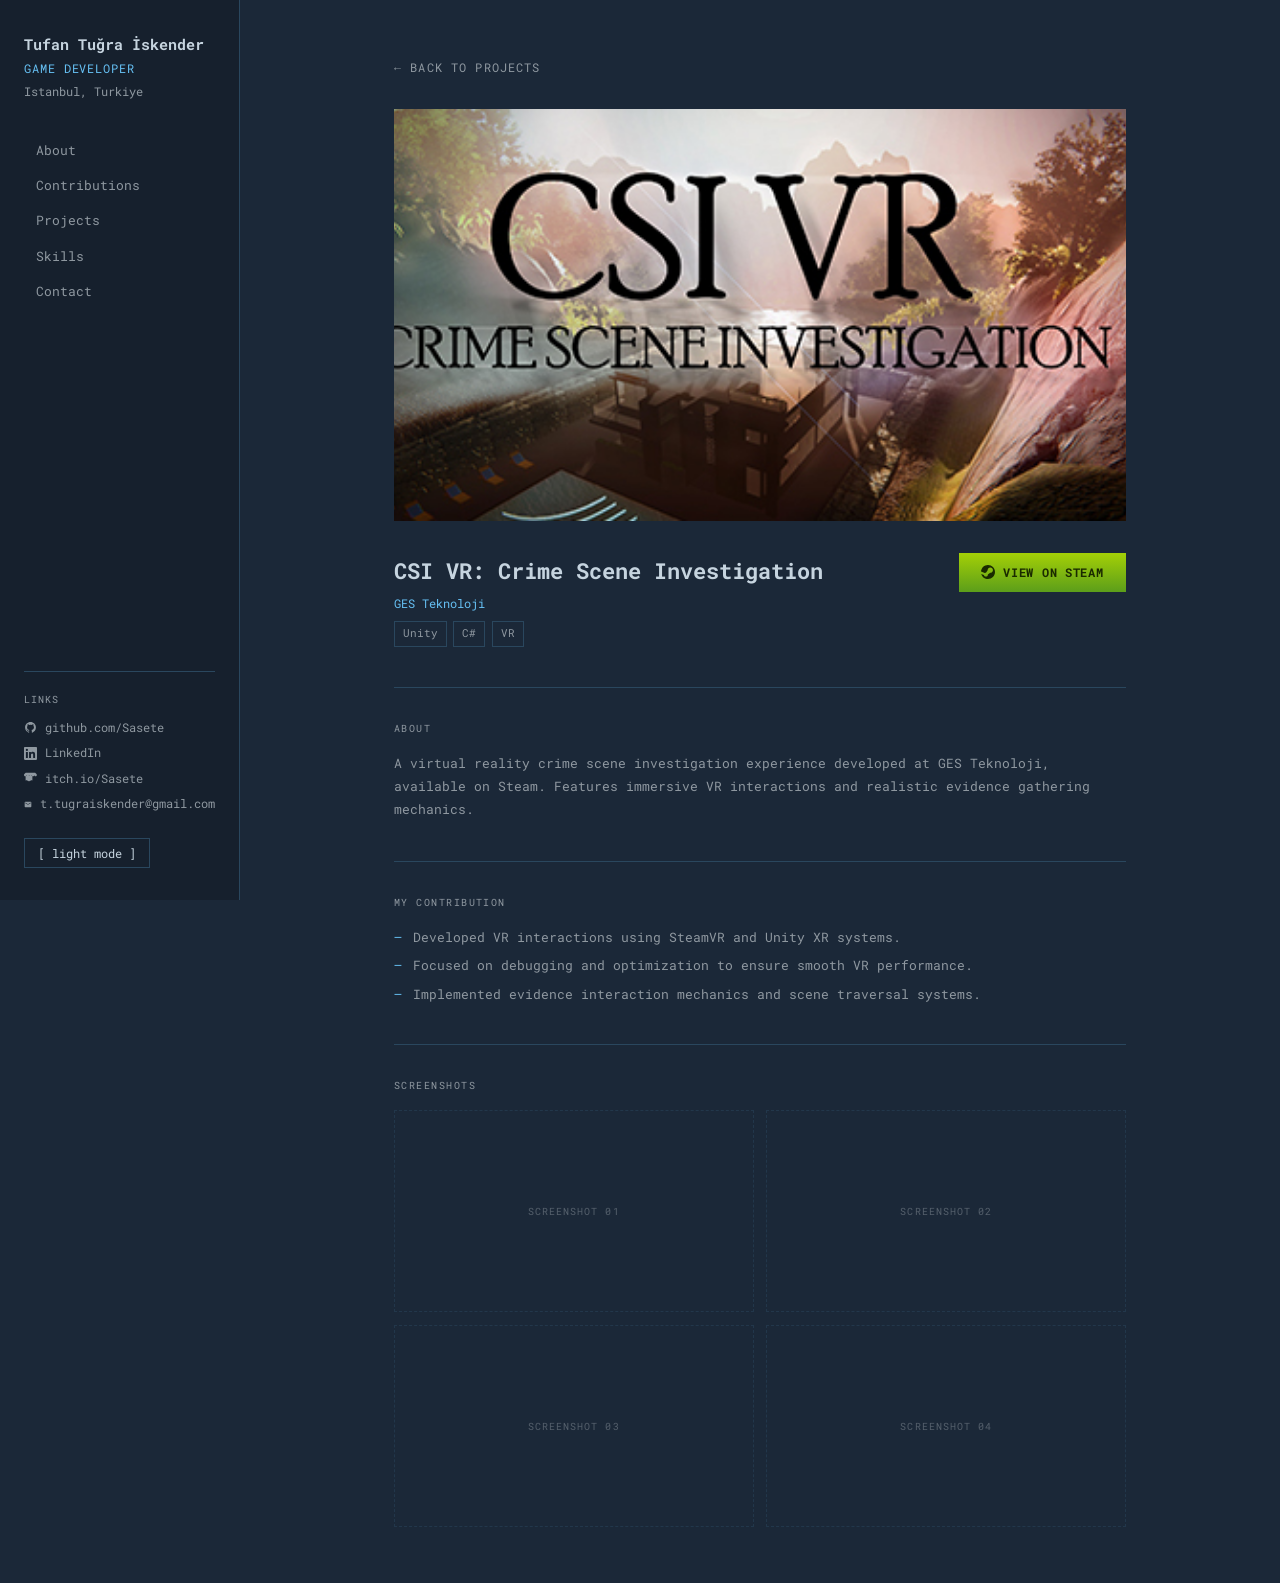
<file: projects/csi-vr.html>
<!DOCTYPE html>
<html lang="en">
<head>
  <meta charset="UTF-8" />
  <meta name="viewport" content="width=device-width, initial-scale=1.0" />
  <title>CSI VR: Crime Scene Investigation — Tufan Tuğra İskender</title>
  <link rel="icon" type="image/png" href="../favicon.png" />
  <link href="https://fonts.googleapis.com/css2?family=Roboto+Mono:wght@300;400;500;700&display=swap" rel="stylesheet" />
  <link rel="stylesheet" href="../style.css" />
</head>
<body class="dark">

<!-- Sidebar -->
<aside class="sidebar" id="sidebar">
  <div class="sidebar-name">Tufan Tuğra İskender</div>
  <div class="sidebar-title">Game Developer</div>
  <div class="sidebar-location">Istanbul, Turkiye</div>

  <nav class="sidebar-nav">
    <ul>
      <li><a href="../index.html#about">About</a></li>
      <li><a href="../index.html#contributions">Contributions</a></li>
      <li><a href="../index.html#projects">Projects</a></li>
      <li><a href="../index.html#skills">Skills</a></li>
      <li><a href="../index.html#contact">Contact</a></li>
    </ul>
  </nav>

  <hr class="sidebar-divider" />

  <div class="sidebar-section-label">Links</div>
  <div class="sidebar-links">
    <a href="https://github.com/Sasete" target="_blank">
      <svg width="13" height="13" viewBox="0 0 24 24" fill="currentColor"><path d="M12 2C6.477 2 2 6.477 2 12c0 4.418 2.865 8.166 6.839 9.489.5.092.682-.217.682-.482 0-.237-.009-.868-.013-1.703-2.782.603-3.369-1.342-3.369-1.342-.454-1.154-1.11-1.461-1.11-1.461-.908-.62.069-.608.069-.608 1.003.07 1.531 1.03 1.531 1.03.892 1.529 2.341 1.088 2.91.832.092-.647.35-1.088.636-1.338-2.22-.253-4.555-1.11-4.555-4.943 0-1.091.39-1.984 1.029-2.683-.103-.253-.446-1.27.098-2.647 0 0 .84-.268 2.75 1.026A9.578 9.578 0 0 1 12 6.836c.85.004 1.705.114 2.504.336 1.909-1.294 2.747-1.026 2.747-1.026.546 1.377.202 2.394.1 2.647.64.699 1.028 1.592 1.028 2.683 0 3.841-2.337 4.687-4.565 4.935.359.309.678.919.678 1.852 0 1.336-.012 2.415-.012 2.743 0 .267.18.579.688.481C19.138 20.163 22 16.418 22 12c0-5.523-4.477-10-10-10z"/></svg>
      github.com/Sasete
    </a>
    <a href="https://linkedin.com/in/tufan-tugra-iskender" target="_blank">
      <svg width="13" height="13" viewBox="0 0 24 24" fill="currentColor"><path d="M20.447 20.452h-3.554v-5.569c0-1.328-.027-3.037-1.852-3.037-1.853 0-2.136 1.445-2.136 2.939v5.667H9.351V9h3.414v1.561h.046c.477-.9 1.637-1.85 3.37-1.85 3.601 0 4.267 2.37 4.267 5.455v6.286zM5.337 7.433a2.062 2.062 0 0 1-2.063-2.065 2.064 2.064 0 1 1 2.063 2.065zm1.782 13.019H3.555V9h3.564v11.452zM22.225 0H1.771C.792 0 0 .774 0 1.729v20.542C0 23.227.792 24 1.771 24h20.451C23.2 24 24 23.227 24 22.271V1.729C24 .774 23.2 0 22.222 0h.003z"/></svg>
      LinkedIn
    </a>
    <a href="https://sasete.itch.io" target="_blank">
      <svg width="13" height="13" viewBox="0 0 24 24" fill="currentColor"><path d="M3.13 1.338C2.08 1.96.02 4.328 0 4.95v.7c0 1.29 1.21 2.4 2.3 2.4 1.31 0 2.4-1.1 2.4-2.4 0 1.3 1.07 2.4 2.38 2.4 1.31 0 2.35-1.1 2.35-2.4 0 1.3 1.1 2.4 2.4 2.4h.05c1.3 0 2.4-1.1 2.4-2.4 0 1.3 1.04 2.4 2.35 2.4 1.31 0 2.38-1.1 2.38-2.4 0 1.3 1.09 2.4 2.4 2.4 1.09 0 2.3-1.1 2.3-2.4v-.7c-.02-.62-2.08-2.99-3.13-3.61-3.22-.06-6.55-.1-9.87-.09-3.32 0-6.65.03-9.87.1zm8.87 5.82c-.2.002-.39.01-.58.026-.85.08-1.63.28-2.19.63-.22.13-.43.28-.6.44-.18-.16-.38-.31-.6-.44-.56-.35-1.34-.55-2.19-.63-1-.09-2.11.05-2.87.42v8.25c.76-.35 1.73-.46 2.66-.38 1 .09 1.97.43 2.5 1.06.17.2.28.42.28.65h1.64c0-.23.11-.45.28-.65.53-.63 1.5-.97 2.5-1.06.93-.08 1.9.03 2.66.38V7.84c-.76-.37-1.87-.51-2.87-.42-.85.08-1.63.28-2.19.63-.22.13-.43.28-.6.44-.17-.16-.38-.31-.6-.44-.56-.35-1.34-.55-2.19-.63-.2-.016-.39-.024-.58-.026z"/></svg>
      itch.io/Sasete
    </a>
    <a href="mailto:t.tugraiskender@gmail.com">
      <svg width="13" height="13" viewBox="0 0 24 24" fill="currentColor"><path d="M20 4H4c-1.1 0-2 .9-2 2v12c0 1.1.9 2 2 2h16c1.1 0 2-.9 2-2V6c0-1.1-.9-2-2-2zm0 4l-8 5-8-5V6l8 5 8-5v2z"/></svg>
      t.tugraiskender@gmail.com
    </a>
  </div>

  <div class="sidebar-footer">
    <button class="theme-btn" id="themeBtn">[ light mode ]</button>
  </div>
</aside>

<!-- Hamburger -->
<button class="hamburger" id="hamburger" aria-label="Menu">
  <span></span><span></span><span></span>
</button>

<main class="content">

  <a href="../index.html#projects" class="project-detail-back">
    ← Back to Projects
  </a>

  <!-- Hero Image -->
  <div class="project-hero">
    <img src="../covers/csi-vr-wide.jpg" alt="hero">
    <div class="project-hero-placeholder" style="background: linear-gradient(135deg, #0d0d2e 0%, #1a1a4d 50%, #10102a 100%);">
      <span class="ph-title">CSI VR: Crime Scene Investigation</span>
    </div>
  </div>

  <!-- Header -->
  <div class="project-detail-header">
    <div>
      <h1 class="project-detail-title">CSI VR: Crime Scene Investigation</h1>
      <div class="project-detail-meta">GES Teknoloji</div>
      <div class="project-detail-tags">
        <span class="project-tag">Unity</span>
        <span class="project-tag">C#</span>
        <span class="project-tag">VR</span>
      </div>
    </div>
    <a href="https://store.steampowered.com/app/893650/CSI_VR_Crime_Scene_Investigation/" target="_blank" class="store-btn steam"><svg width="14" height="14" viewBox="0 0 24 24" fill="currentColor"><path d="M11.979 0C5.678 0 .511 4.86.022 11.037l6.432 2.658c.545-.371 1.203-.59 1.912-.59.063 0 .125.004.188.006l2.861-4.142V8.91c0-2.495 2.028-4.524 4.524-4.524 2.494 0 4.524 2.031 4.524 4.527s-2.03 4.525-4.524 4.525h-.105l-4.076 2.911c0 .052.004.105.004.159 0 1.875-1.515 3.396-3.39 3.396-1.635 0-3.016-1.173-3.331-2.727L.436 15.27C1.862 20.307 6.486 24 11.979 24c6.627 0 11.999-5.373 11.999-12S18.606 0 11.979 0z"/></svg> View on Steam</a>
  </div>

  <!-- About -->
  <div class="detail-section">
    <div class="detail-section-label">About</div>
    <p>A virtual reality crime scene investigation experience developed at GES Teknoloji, available on Steam. Features immersive VR interactions and realistic evidence gathering mechanics.</p>
  </div>

  <!-- My Contribution -->
  <div class="detail-section">
    <div class="detail-section-label">My Contribution</div>
    <ul class="detail-bullets"><li>Developed VR interactions using SteamVR and Unity XR systems.</li><li>Focused on debugging and optimization to ensure smooth VR performance.</li><li>Implemented evidence interaction mechanics and scene traversal systems.</li></ul>
  </div>

  <!-- Screenshots -->
  <div class="detail-section">
    <div class="detail-section-label">Screenshots</div>
    <div class="screenshots-grid">
      <div class="screenshot-placeholder">Screenshot 01</div>
      <div class="screenshot-placeholder">Screenshot 02</div>
      <div class="screenshot-placeholder">Screenshot 03</div>
      <div class="screenshot-placeholder">Screenshot 04</div>
    </div>
  </div>

</main>

<script>
  // Theme toggle
  const btn = document.getElementById('themeBtn');
  const body = document.body;
  btn.addEventListener('click', () => {
    body.classList.toggle('dark');
    btn.textContent = body.classList.contains('dark') ? '[ light mode ]' : '[ dark mode ]';
  });

  // Hamburger
  const hamburger = document.getElementById('hamburger');
  const sidebar = document.getElementById('sidebar');
  hamburger.addEventListener('click', () => sidebar.classList.toggle('open'));
  document.querySelectorAll('.sidebar-nav a').forEach(a => {
    a.addEventListener('click', () => sidebar.classList.remove('open'));
  });

  // Hero image placeholder logic
  const heroDiv = document.querySelector('.project-hero');
  const heroImg = heroDiv ? heroDiv.querySelector('img') : null;
  const heroPlaceholder = heroDiv ? heroDiv.querySelector('.project-hero-placeholder') : null;
  if (heroImg && heroPlaceholder) {
    const show = () => { heroImg.style.display = 'none'; heroPlaceholder.style.display = 'flex'; };
    const hide = () => { heroPlaceholder.style.display = 'none'; };
    if (heroImg.complete) { heroImg.naturalWidth > 0 ? hide() : show(); }
    else { heroImg.addEventListener('load', hide); heroImg.addEventListener('error', show); }
  }
</script>
</body>
</html>
</file>
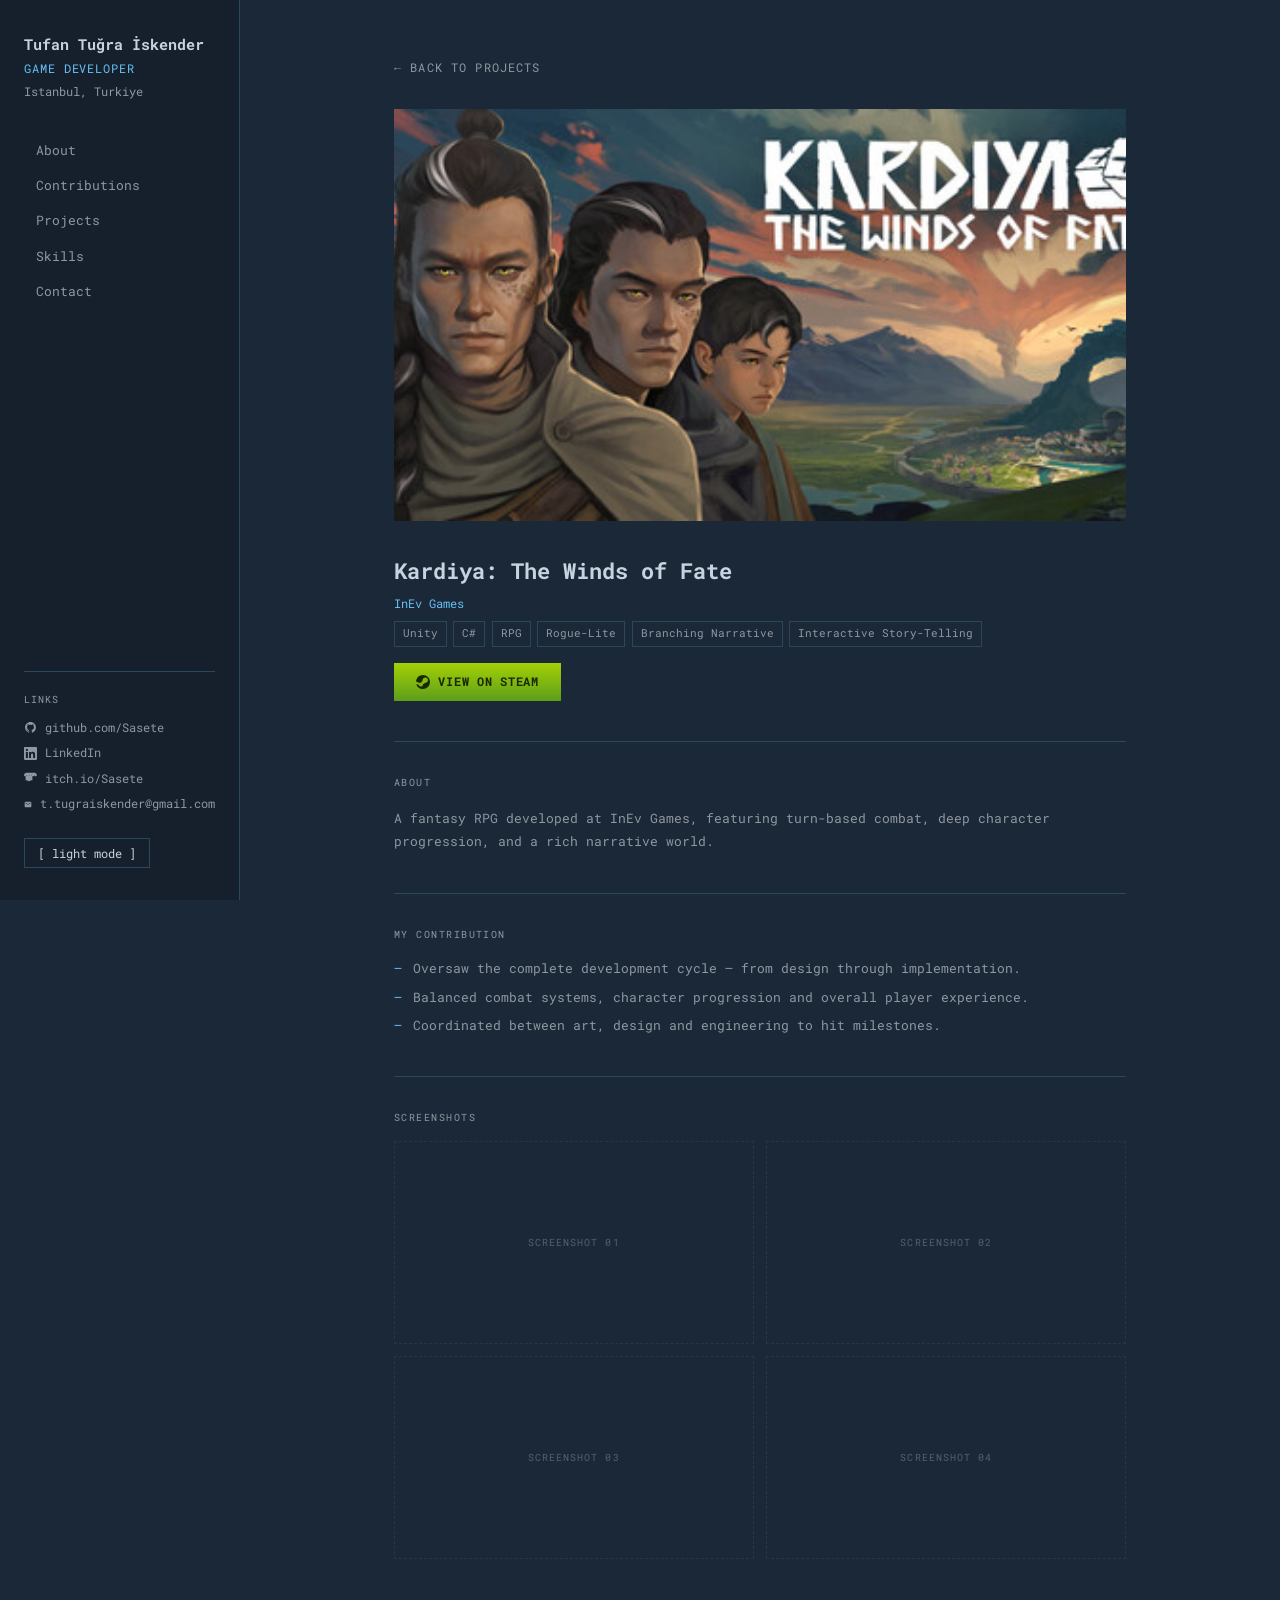
<file: projects/kardiya.html>
<!DOCTYPE html>
<html lang="en">
<head>
  <meta charset="UTF-8" />
  <meta name="viewport" content="width=device-width, initial-scale=1.0" />
  <title>Kardiya: The Winds of Fate — Tufan Tuğra İskender</title>
  <link rel="icon" type="image/png" href="../favicon.png" />
  <link href="https://fonts.googleapis.com/css2?family=Roboto+Mono:wght@300;400;500;700&display=swap" rel="stylesheet" />
  <link rel="stylesheet" href="../style.css" />
</head>
<body class="dark">

<!-- Sidebar -->
<aside class="sidebar" id="sidebar">
  <div class="sidebar-name">Tufan Tuğra İskender</div>
  <div class="sidebar-title">Game Developer</div>
  <div class="sidebar-location">Istanbul, Turkiye</div>

  <nav class="sidebar-nav">
    <ul>
      <li><a href="../index.html#about">About</a></li>
      <li><a href="../index.html#contributions">Contributions</a></li>
      <li><a href="../index.html#projects">Projects</a></li>
      <li><a href="../index.html#skills">Skills</a></li>
      <li><a href="../index.html#contact">Contact</a></li>
    </ul>
  </nav>

  <hr class="sidebar-divider" />

  <div class="sidebar-section-label">Links</div>
  <div class="sidebar-links">
    <a href="https://github.com/Sasete" target="_blank">
      <svg width="13" height="13" viewBox="0 0 24 24" fill="currentColor"><path d="M12 2C6.477 2 2 6.477 2 12c0 4.418 2.865 8.166 6.839 9.489.5.092.682-.217.682-.482 0-.237-.009-.868-.013-1.703-2.782.603-3.369-1.342-3.369-1.342-.454-1.154-1.11-1.461-1.11-1.461-.908-.62.069-.608.069-.608 1.003.07 1.531 1.03 1.531 1.03.892 1.529 2.341 1.088 2.91.832.092-.647.35-1.088.636-1.338-2.22-.253-4.555-1.11-4.555-4.943 0-1.091.39-1.984 1.029-2.683-.103-.253-.446-1.27.098-2.647 0 0 .84-.268 2.75 1.026A9.578 9.578 0 0 1 12 6.836c.85.004 1.705.114 2.504.336 1.909-1.294 2.747-1.026 2.747-1.026.546 1.377.202 2.394.1 2.647.64.699 1.028 1.592 1.028 2.683 0 3.841-2.337 4.687-4.565 4.935.359.309.678.919.678 1.852 0 1.336-.012 2.415-.012 2.743 0 .267.18.579.688.481C19.138 20.163 22 16.418 22 12c0-5.523-4.477-10-10-10z"/></svg>
      github.com/Sasete
    </a>
    <a href="https://linkedin.com/in/tufan-tugra-iskender" target="_blank">
      <svg width="13" height="13" viewBox="0 0 24 24" fill="currentColor"><path d="M20.447 20.452h-3.554v-5.569c0-1.328-.027-3.037-1.852-3.037-1.853 0-2.136 1.445-2.136 2.939v5.667H9.351V9h3.414v1.561h.046c.477-.9 1.637-1.85 3.37-1.85 3.601 0 4.267 2.37 4.267 5.455v6.286zM5.337 7.433a2.062 2.062 0 0 1-2.063-2.065 2.064 2.064 0 1 1 2.063 2.065zm1.782 13.019H3.555V9h3.564v11.452zM22.225 0H1.771C.792 0 0 .774 0 1.729v20.542C0 23.227.792 24 1.771 24h20.451C23.2 24 24 23.227 24 22.271V1.729C24 .774 23.2 0 22.222 0h.003z"/></svg>
      LinkedIn
    </a>
    <a href="https://sasete.itch.io" target="_blank">
      <svg width="13" height="13" viewBox="0 0 24 24" fill="currentColor"><path d="M3.13 1.338C2.08 1.96.02 4.328 0 4.95v.7c0 1.29 1.21 2.4 2.3 2.4 1.31 0 2.4-1.1 2.4-2.4 0 1.3 1.07 2.4 2.38 2.4 1.31 0 2.35-1.1 2.35-2.4 0 1.3 1.1 2.4 2.4 2.4h.05c1.3 0 2.4-1.1 2.4-2.4 0 1.3 1.04 2.4 2.35 2.4 1.31 0 2.38-1.1 2.38-2.4 0 1.3 1.09 2.4 2.4 2.4 1.09 0 2.3-1.1 2.3-2.4v-.7c-.02-.62-2.08-2.99-3.13-3.61-3.22-.06-6.55-.1-9.87-.09-3.32 0-6.65.03-9.87.1zm8.87 5.82c-.2.002-.39.01-.58.026-.85.08-1.63.28-2.19.63-.22.13-.43.28-.6.44-.18-.16-.38-.31-.6-.44-.56-.35-1.34-.55-2.19-.63-1-.09-2.11.05-2.87.42v8.25c.76-.35 1.73-.46 2.66-.38 1 .09 1.97.43 2.5 1.06.17.2.28.42.28.65h1.64c0-.23.11-.45.28-.65.53-.63 1.5-.97 2.5-1.06.93-.08 1.9.03 2.66.38V7.84c-.76-.37-1.87-.51-2.87-.42-.85.08-1.63.28-2.19.63-.22.13-.43.28-.6.44-.17-.16-.38-.31-.6-.44-.56-.35-1.34-.55-2.19-.63-.2-.016-.39-.024-.58-.026z"/></svg>
      itch.io/Sasete
    </a>
    <a href="mailto:t.tugraiskender@gmail.com">
      <svg width="13" height="13" viewBox="0 0 24 24" fill="currentColor"><path d="M20 4H4c-1.1 0-2 .9-2 2v12c0 1.1.9 2 2 2h16c1.1 0 2-.9 2-2V6c0-1.1-.9-2-2-2zm0 4l-8 5-8-5V6l8 5 8-5v2z"/></svg>
      t.tugraiskender@gmail.com
    </a>
  </div>

  <div class="sidebar-footer">
    <button class="theme-btn" id="themeBtn">[ light mode ]</button>
  </div>
</aside>

<!-- Hamburger -->
<button class="hamburger" id="hamburger" aria-label="Menu">
  <span></span><span></span><span></span>
</button>

<main class="content">

  <a href="../index.html#projects" class="project-detail-back">
    ← Back to Projects
  </a>

  <!-- Hero Image -->
  <div class="project-hero">
    <img src="../covers/kardiya-wide.jpg" alt="hero">
    <div class="project-hero-placeholder" style="background: linear-gradient(135deg, #2e1000 0%, #5c2a00 50%, #3a1500 100%);">
      <span class="ph-title">Kardiya: The Winds of Fate</span>
    </div>
  </div>

  <!-- Header -->
  <div class="project-detail-header">
    <div>
      <h1 class="project-detail-title">Kardiya: The Winds of Fate</h1>
      <div class="project-detail-meta">InEv Games</div>
      <div class="project-detail-tags">
        <span class="project-tag">Unity</span>
        <span class="project-tag">C#</span>
        <span class="project-tag">RPG</span>
        <span class="project-tag">Rogue-Lite</span>
        <span class="project-tag">Branching Narrative</span>
        <span class="project-tag">Interactive Story-Telling</span>
      </div>
    </div>
    <a href="https://store.steampowered.com/app/3189020/Kardiya_The_Winds_of_Fate/" target="_blank" class="store-btn steam"><svg width="14" height="14" viewBox="0 0 24 24" fill="currentColor"><path d="M11.979 0C5.678 0 .511 4.86.022 11.037l6.432 2.658c.545-.371 1.203-.59 1.912-.59.063 0 .125.004.188.006l2.861-4.142V8.91c0-2.495 2.028-4.524 4.524-4.524 2.494 0 4.524 2.031 4.524 4.527s-2.03 4.525-4.524 4.525h-.105l-4.076 2.911c0 .052.004.105.004.159 0 1.875-1.515 3.396-3.39 3.396-1.635 0-3.016-1.173-3.331-2.727L.436 15.27C1.862 20.307 6.486 24 11.979 24c6.627 0 11.999-5.373 11.999-12S18.606 0 11.979 0z"/></svg> View on Steam</a>
  </div>

  <!-- About -->
  <div class="detail-section">
    <div class="detail-section-label">About</div>
    <p>A fantasy RPG developed at InEv Games, featuring turn-based combat, deep character progression, and a rich narrative world.</p>
  </div>

  <!-- My Contribution -->
  <div class="detail-section">
    <div class="detail-section-label">My Contribution</div>
    <ul class="detail-bullets"><li>Oversaw the complete development cycle — from design through implementation.</li><li>Balanced combat systems, character progression and overall player experience.</li><li>Coordinated between art, design and engineering to hit milestones.</li></ul>
  </div>

  <!-- Screenshots -->
  <div class="detail-section">
    <div class="detail-section-label">Screenshots</div>
    <div class="screenshots-grid">
      <div class="screenshot-placeholder">Screenshot 01</div>
      <div class="screenshot-placeholder">Screenshot 02</div>
      <div class="screenshot-placeholder">Screenshot 03</div>
      <div class="screenshot-placeholder">Screenshot 04</div>
    </div>
  </div>

</main>

<script>
  // Theme toggle
  const btn = document.getElementById('themeBtn');
  const body = document.body;
  btn.addEventListener('click', () => {
    body.classList.toggle('dark');
    btn.textContent = body.classList.contains('dark') ? '[ light mode ]' : '[ dark mode ]';
  });

  // Hamburger
  const hamburger = document.getElementById('hamburger');
  const sidebar = document.getElementById('sidebar');
  hamburger.addEventListener('click', () => sidebar.classList.toggle('open'));
  document.querySelectorAll('.sidebar-nav a').forEach(a => {
    a.addEventListener('click', () => sidebar.classList.remove('open'));
  });

  // Hero image placeholder logic
  const heroDiv = document.querySelector('.project-hero');
  const heroImg = heroDiv ? heroDiv.querySelector('img') : null;
  const heroPlaceholder = heroDiv ? heroDiv.querySelector('.project-hero-placeholder') : null;
  if (heroImg && heroPlaceholder) {
    const show = () => { heroImg.style.display = 'none'; heroPlaceholder.style.display = 'flex'; };
    const hide = () => { heroPlaceholder.style.display = 'none'; };
    if (heroImg.complete) { heroImg.naturalWidth > 0 ? hide() : show(); }
    else { heroImg.addEventListener('load', hide); heroImg.addEventListener('error', show); }
  }
</script>
</body>
</html>
</file>
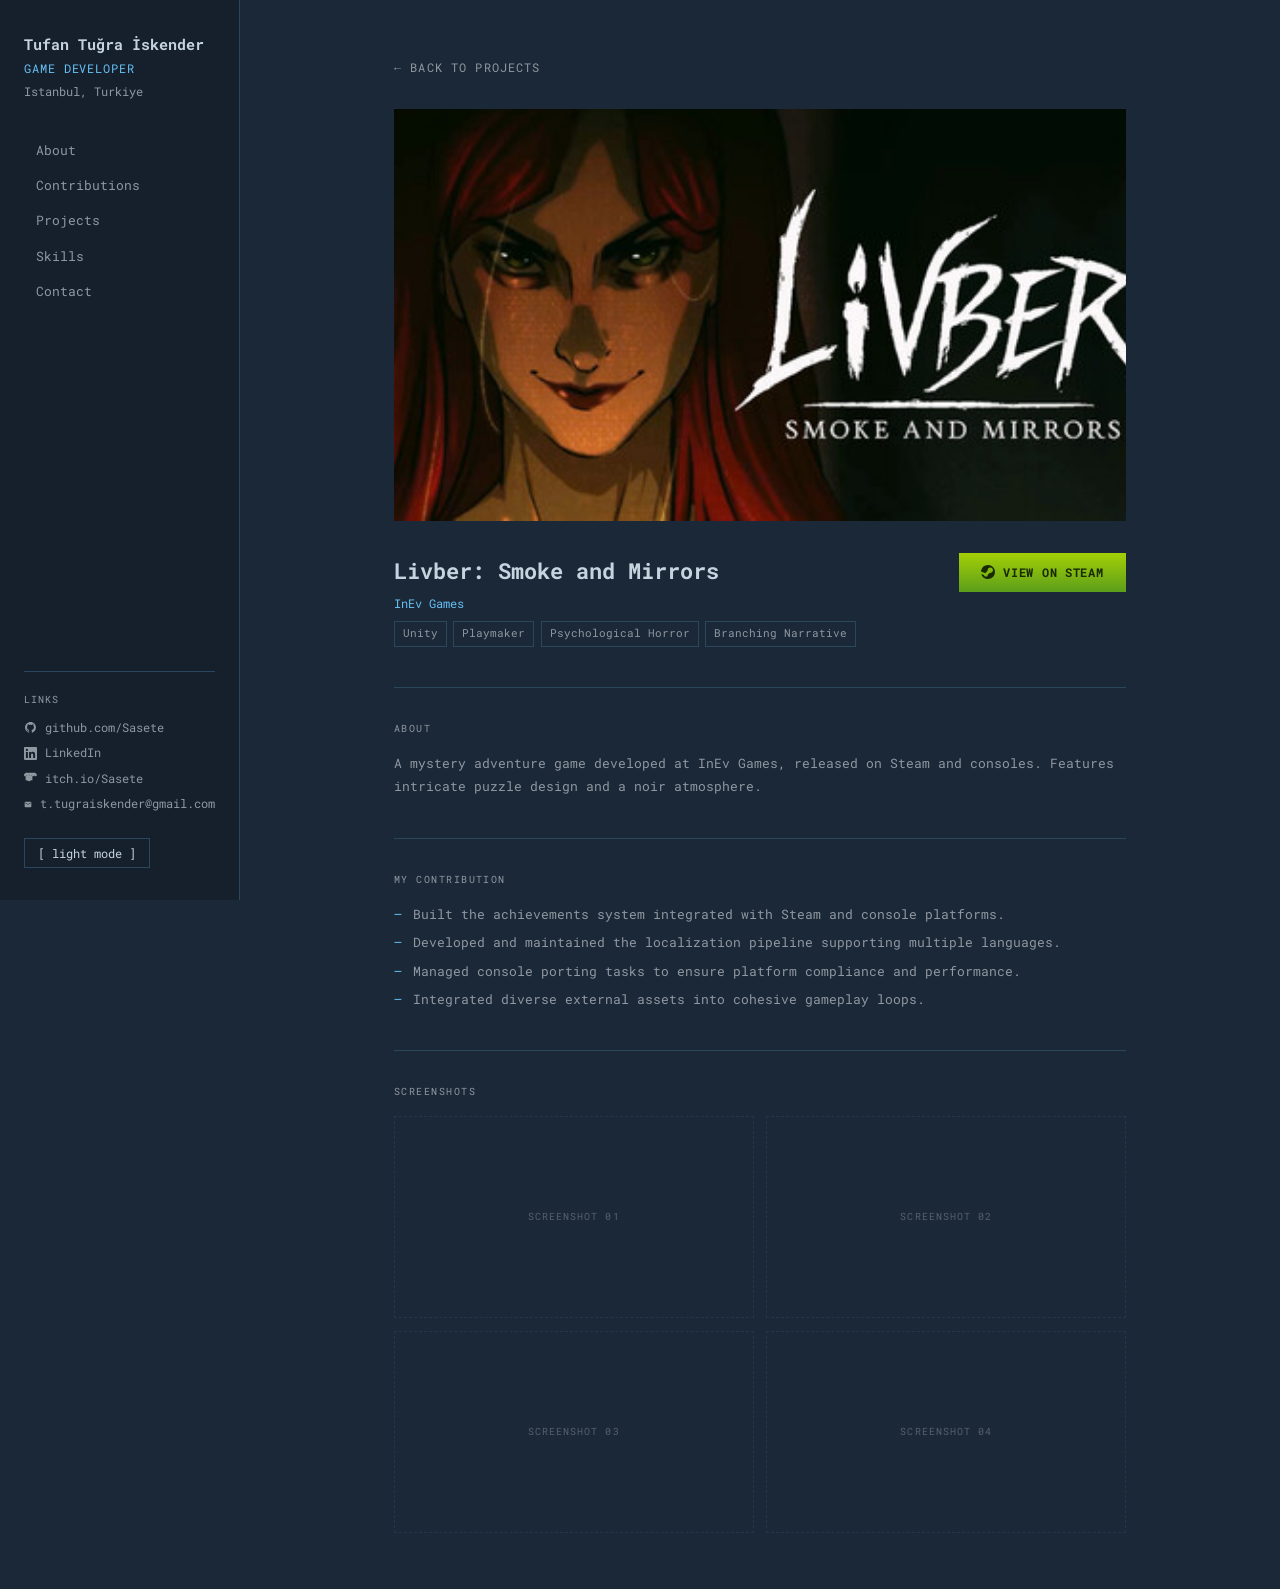
<file: projects/livber.html>
<!DOCTYPE html>
<html lang="en">
<head>
  <meta charset="UTF-8" />
  <meta name="viewport" content="width=device-width, initial-scale=1.0" />
  <title>Livber: Smoke and Mirrors — Tufan Tuğra İskender</title>
  <link rel="icon" type="image/png" href="../favicon.png" />
  <link href="https://fonts.googleapis.com/css2?family=Roboto+Mono:wght@300;400;500;700&display=swap" rel="stylesheet" />
  <link rel="stylesheet" href="../style.css" />
</head>
<body class="dark">

<!-- Sidebar -->
<aside class="sidebar" id="sidebar">
  <div class="sidebar-name">Tufan Tuğra İskender</div>
  <div class="sidebar-title">Game Developer</div>
  <div class="sidebar-location">Istanbul, Turkiye</div>

  <nav class="sidebar-nav">
    <ul>
      <li><a href="../index.html#about">About</a></li>
      <li><a href="../index.html#contributions">Contributions</a></li>
      <li><a href="../index.html#projects">Projects</a></li>
      <li><a href="../index.html#skills">Skills</a></li>
      <li><a href="../index.html#contact">Contact</a></li>
    </ul>
  </nav>

  <hr class="sidebar-divider" />

  <div class="sidebar-section-label">Links</div>
  <div class="sidebar-links">
    <a href="https://github.com/Sasete" target="_blank">
      <svg width="13" height="13" viewBox="0 0 24 24" fill="currentColor"><path d="M12 2C6.477 2 2 6.477 2 12c0 4.418 2.865 8.166 6.839 9.489.5.092.682-.217.682-.482 0-.237-.009-.868-.013-1.703-2.782.603-3.369-1.342-3.369-1.342-.454-1.154-1.11-1.461-1.11-1.461-.908-.62.069-.608.069-.608 1.003.07 1.531 1.03 1.531 1.03.892 1.529 2.341 1.088 2.91.832.092-.647.35-1.088.636-1.338-2.22-.253-4.555-1.11-4.555-4.943 0-1.091.39-1.984 1.029-2.683-.103-.253-.446-1.27.098-2.647 0 0 .84-.268 2.75 1.026A9.578 9.578 0 0 1 12 6.836c.85.004 1.705.114 2.504.336 1.909-1.294 2.747-1.026 2.747-1.026.546 1.377.202 2.394.1 2.647.64.699 1.028 1.592 1.028 2.683 0 3.841-2.337 4.687-4.565 4.935.359.309.678.919.678 1.852 0 1.336-.012 2.415-.012 2.743 0 .267.18.579.688.481C19.138 20.163 22 16.418 22 12c0-5.523-4.477-10-10-10z"/></svg>
      github.com/Sasete
    </a>
    <a href="https://linkedin.com/in/tufan-tugra-iskender" target="_blank">
      <svg width="13" height="13" viewBox="0 0 24 24" fill="currentColor"><path d="M20.447 20.452h-3.554v-5.569c0-1.328-.027-3.037-1.852-3.037-1.853 0-2.136 1.445-2.136 2.939v5.667H9.351V9h3.414v1.561h.046c.477-.9 1.637-1.85 3.37-1.85 3.601 0 4.267 2.37 4.267 5.455v6.286zM5.337 7.433a2.062 2.062 0 0 1-2.063-2.065 2.064 2.064 0 1 1 2.063 2.065zm1.782 13.019H3.555V9h3.564v11.452zM22.225 0H1.771C.792 0 0 .774 0 1.729v20.542C0 23.227.792 24 1.771 24h20.451C23.2 24 24 23.227 24 22.271V1.729C24 .774 23.2 0 22.222 0h.003z"/></svg>
      LinkedIn
    </a>
    <a href="https://sasete.itch.io" target="_blank">
      <svg width="13" height="13" viewBox="0 0 24 24" fill="currentColor"><path d="M3.13 1.338C2.08 1.96.02 4.328 0 4.95v.7c0 1.29 1.21 2.4 2.3 2.4 1.31 0 2.4-1.1 2.4-2.4 0 1.3 1.07 2.4 2.38 2.4 1.31 0 2.35-1.1 2.35-2.4 0 1.3 1.1 2.4 2.4 2.4h.05c1.3 0 2.4-1.1 2.4-2.4 0 1.3 1.04 2.4 2.35 2.4 1.31 0 2.38-1.1 2.38-2.4 0 1.3 1.09 2.4 2.4 2.4 1.09 0 2.3-1.1 2.3-2.4v-.7c-.02-.62-2.08-2.99-3.13-3.61-3.22-.06-6.55-.1-9.87-.09-3.32 0-6.65.03-9.87.1zm8.87 5.82c-.2.002-.39.01-.58.026-.85.08-1.63.28-2.19.63-.22.13-.43.28-.6.44-.18-.16-.38-.31-.6-.44-.56-.35-1.34-.55-2.19-.63-1-.09-2.11.05-2.87.42v8.25c.76-.35 1.73-.46 2.66-.38 1 .09 1.97.43 2.5 1.06.17.2.28.42.28.65h1.64c0-.23.11-.45.28-.65.53-.63 1.5-.97 2.5-1.06.93-.08 1.9.03 2.66.38V7.84c-.76-.37-1.87-.51-2.87-.42-.85.08-1.63.28-2.19.63-.22.13-.43.28-.6.44-.17-.16-.38-.31-.6-.44-.56-.35-1.34-.55-2.19-.63-.2-.016-.39-.024-.58-.026z"/></svg>
      itch.io/Sasete
    </a>
    <a href="mailto:t.tugraiskender@gmail.com">
      <svg width="13" height="13" viewBox="0 0 24 24" fill="currentColor"><path d="M20 4H4c-1.1 0-2 .9-2 2v12c0 1.1.9 2 2 2h16c1.1 0 2-.9 2-2V6c0-1.1-.9-2-2-2zm0 4l-8 5-8-5V6l8 5 8-5v2z"/></svg>
      t.tugraiskender@gmail.com
    </a>
  </div>

  <div class="sidebar-footer">
    <button class="theme-btn" id="themeBtn">[ light mode ]</button>
  </div>
</aside>

<!-- Hamburger -->
<button class="hamburger" id="hamburger" aria-label="Menu">
  <span></span><span></span><span></span>
</button>

<main class="content">

  <a href="../index.html#projects" class="project-detail-back">
    ← Back to Projects
  </a>

  <!-- Hero Image -->
  <div class="project-hero">
    <img src="../covers/livber-wide.jpg" alt="hero">
    <div class="project-hero-placeholder" style="background: linear-gradient(135deg, #1c1c1c 0%, #2e2e2e 40%, #1a1a22 100%);">
      <span class="ph-title">Livber: Smoke and Mirrors</span>
    </div>
  </div>

  <!-- Header -->
  <div class="project-detail-header">
    <div>
      <h1 class="project-detail-title">Livber: Smoke and Mirrors</h1>
      <div class="project-detail-meta">InEv Games</div>
      <div class="project-detail-tags">
        <span class="project-tag">Unity</span>
        <span class="project-tag">Playmaker</span>
        <span class="project-tag">Psychological Horror</span>
        <span class="project-tag">Branching Narrative</span>
      </div>
    </div>
    <a href="https://store.steampowered.com/app/3700580/Livber_Smoke_and_Mirrors/" target="_blank" class="store-btn steam"><svg width="14" height="14" viewBox="0 0 24 24" fill="currentColor"><path d="M11.979 0C5.678 0 .511 4.86.022 11.037l6.432 2.658c.545-.371 1.203-.59 1.912-.59.063 0 .125.004.188.006l2.861-4.142V8.91c0-2.495 2.028-4.524 4.524-4.524 2.494 0 4.524 2.031 4.524 4.527s-2.03 4.525-4.524 4.525h-.105l-4.076 2.911c0 .052.004.105.004.159 0 1.875-1.515 3.396-3.39 3.396-1.635 0-3.016-1.173-3.331-2.727L.436 15.27C1.862 20.307 6.486 24 11.979 24c6.627 0 11.999-5.373 11.999-12S18.606 0 11.979 0z"/></svg> View on Steam</a>
  </div>

  <!-- About -->
  <div class="detail-section">
    <div class="detail-section-label">About</div>
    <p>A mystery adventure game developed at InEv Games, released on Steam and consoles. Features intricate puzzle design and a noir atmosphere.</p>
  </div>

  <!-- My Contribution -->
  <div class="detail-section">
    <div class="detail-section-label">My Contribution</div>
    <ul class="detail-bullets"><li>Built the achievements system integrated with Steam and console platforms.</li><li>Developed and maintained the localization pipeline supporting multiple languages.</li><li>Managed console porting tasks to ensure platform compliance and performance.</li><li>Integrated diverse external assets into cohesive gameplay loops.</li></ul>
  </div>

  <!-- Screenshots -->
  <div class="detail-section">
    <div class="detail-section-label">Screenshots</div>
    <div class="screenshots-grid">
      <div class="screenshot-placeholder">Screenshot 01</div>
      <div class="screenshot-placeholder">Screenshot 02</div>
      <div class="screenshot-placeholder">Screenshot 03</div>
      <div class="screenshot-placeholder">Screenshot 04</div>
    </div>
  </div>

</main>

<script>
  // Theme toggle
  const btn = document.getElementById('themeBtn');
  const body = document.body;
  btn.addEventListener('click', () => {
    body.classList.toggle('dark');
    btn.textContent = body.classList.contains('dark') ? '[ light mode ]' : '[ dark mode ]';
  });

  // Hamburger
  const hamburger = document.getElementById('hamburger');
  const sidebar = document.getElementById('sidebar');
  hamburger.addEventListener('click', () => sidebar.classList.toggle('open'));
  document.querySelectorAll('.sidebar-nav a').forEach(a => {
    a.addEventListener('click', () => sidebar.classList.remove('open'));
  });

  // Hero image placeholder logic
  const heroDiv = document.querySelector('.project-hero');
  const heroImg = heroDiv ? heroDiv.querySelector('img') : null;
  const heroPlaceholder = heroDiv ? heroDiv.querySelector('.project-hero-placeholder') : null;
  if (heroImg && heroPlaceholder) {
    const show = () => { heroImg.style.display = 'none'; heroPlaceholder.style.display = 'flex'; };
    const hide = () => { heroPlaceholder.style.display = 'none'; };
    if (heroImg.complete) { heroImg.naturalWidth > 0 ? hide() : show(); }
    else { heroImg.addEventListener('load', hide); heroImg.addEventListener('error', show); }
  }
</script>
</body>
</html>
</file>
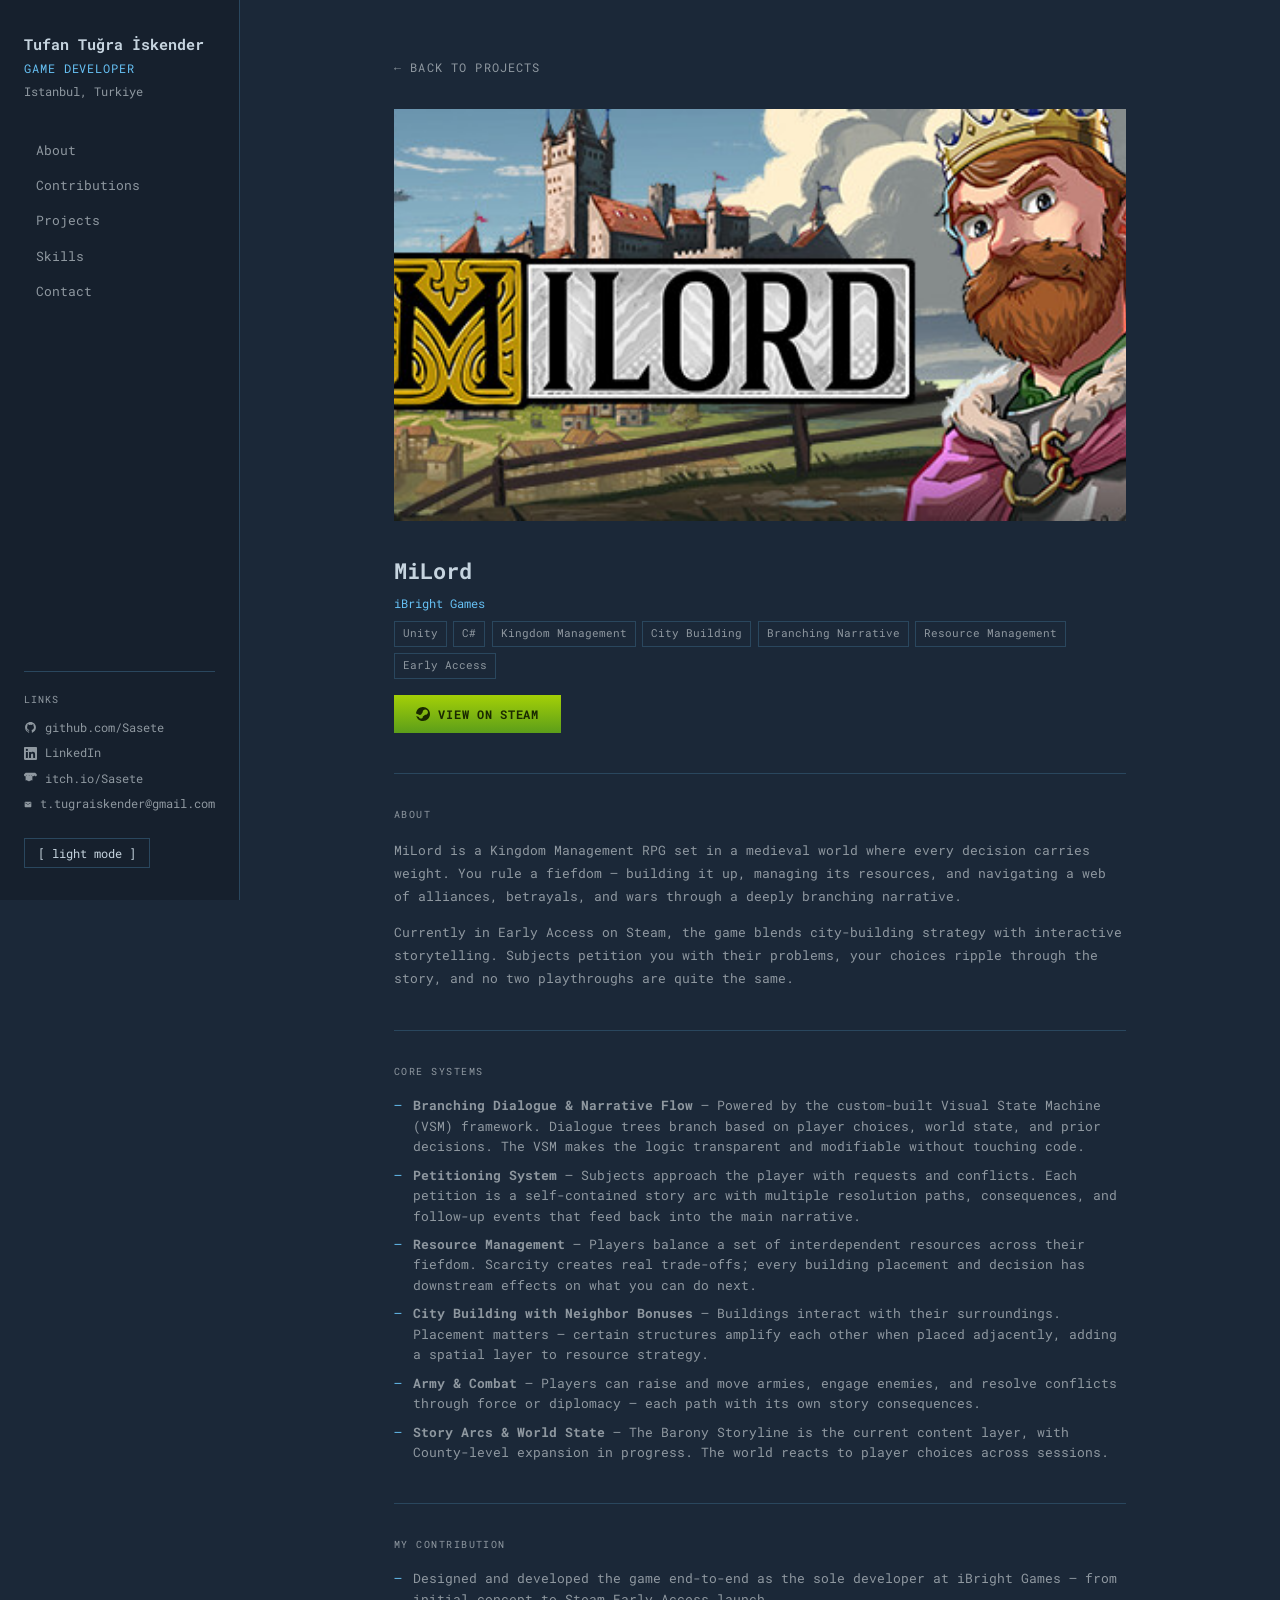
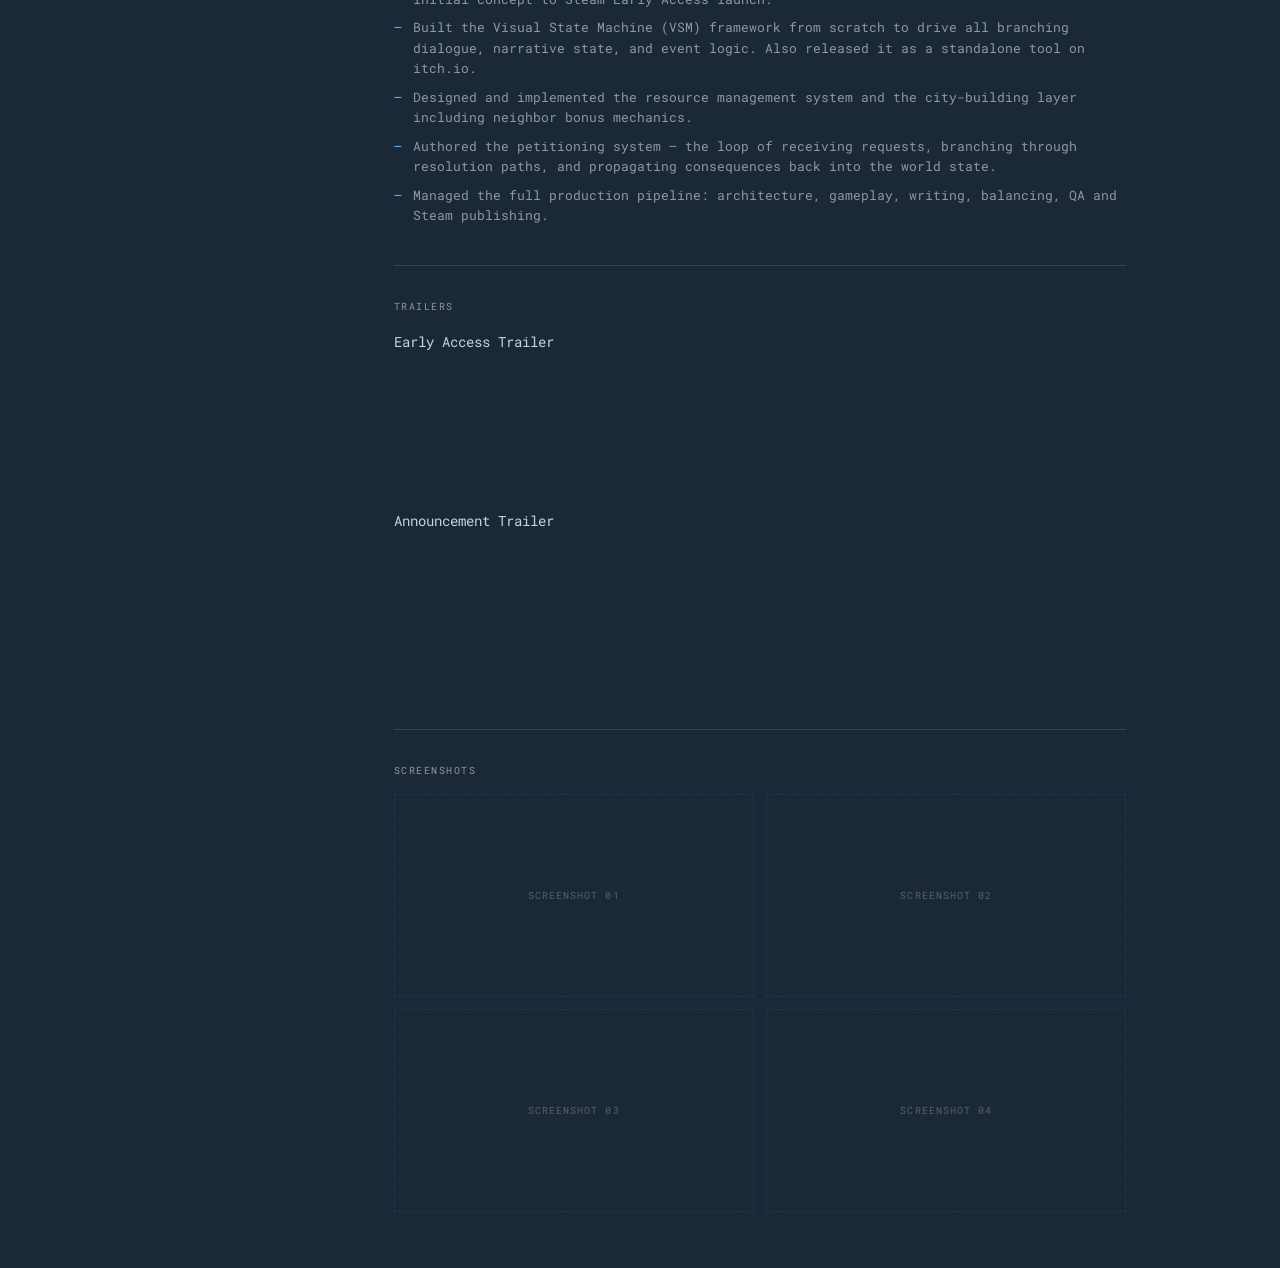
<file: projects/milord.html>
<!DOCTYPE html>
<html lang="en">
<head>
  <meta charset="UTF-8" />
  <meta name="viewport" content="width=device-width, initial-scale=1.0" />
  <title>MiLord — Tufan Tuğra İskender</title>
  <link rel="icon" type="image/png" href="../favicon.png" />
  <link href="https://fonts.googleapis.com/css2?family=Roboto+Mono:wght@300;400;500;700&display=swap" rel="stylesheet" />
  <link rel="stylesheet" href="../style.css" />
</head>
<body class="dark">

<!-- Sidebar -->
<aside class="sidebar" id="sidebar">
  <div class="sidebar-name">Tufan Tuğra İskender</div>
  <div class="sidebar-title">Game Developer</div>
  <div class="sidebar-location">Istanbul, Turkiye</div>

  <nav class="sidebar-nav">
    <ul>
      <li><a href="../index.html#about">About</a></li>
      <li><a href="../index.html#contributions">Contributions</a></li>
      <li><a href="../index.html#projects">Projects</a></li>
      <li><a href="../index.html#skills">Skills</a></li>
      <li><a href="../index.html#contact">Contact</a></li>
    </ul>
  </nav>

  <hr class="sidebar-divider" />

  <div class="sidebar-section-label">Links</div>
  <div class="sidebar-links">
    <a href="https://github.com/Sasete" target="_blank">
      <svg width="13" height="13" viewBox="0 0 24 24" fill="currentColor"><path d="M12 2C6.477 2 2 6.477 2 12c0 4.418 2.865 8.166 6.839 9.489.5.092.682-.217.682-.482 0-.237-.009-.868-.013-1.703-2.782.603-3.369-1.342-3.369-1.342-.454-1.154-1.11-1.461-1.11-1.461-.908-.62.069-.608.069-.608 1.003.07 1.531 1.03 1.531 1.03.892 1.529 2.341 1.088 2.91.832.092-.647.35-1.088.636-1.338-2.22-.253-4.555-1.11-4.555-4.943 0-1.091.39-1.984 1.029-2.683-.103-.253-.446-1.27.098-2.647 0 0 .84-.268 2.75 1.026A9.578 9.578 0 0 1 12 6.836c.85.004 1.705.114 2.504.336 1.909-1.294 2.747-1.026 2.747-1.026.546 1.377.202 2.394.1 2.647.64.699 1.028 1.592 1.028 2.683 0 3.841-2.337 4.687-4.565 4.935.359.309.678.919.678 1.852 0 1.336-.012 2.415-.012 2.743 0 .267.18.579.688.481C19.138 20.163 22 16.418 22 12c0-5.523-4.477-10-10-10z"/></svg>
      github.com/Sasete
    </a>
    <a href="https://linkedin.com/in/tufan-tugra-iskender" target="_blank">
      <svg width="13" height="13" viewBox="0 0 24 24" fill="currentColor"><path d="M20.447 20.452h-3.554v-5.569c0-1.328-.027-3.037-1.852-3.037-1.853 0-2.136 1.445-2.136 2.939v5.667H9.351V9h3.414v1.561h.046c.477-.9 1.637-1.85 3.37-1.85 3.601 0 4.267 2.37 4.267 5.455v6.286zM5.337 7.433a2.062 2.062 0 0 1-2.063-2.065 2.064 2.064 0 1 1 2.063 2.065zm1.782 13.019H3.555V9h3.564v11.452zM22.225 0H1.771C.792 0 0 .774 0 1.729v20.542C0 23.227.792 24 1.771 24h20.451C23.2 24 24 23.227 24 22.271V1.729C24 .774 23.2 0 22.222 0h.003z"/></svg>
      LinkedIn
    </a>
    <a href="https://sasete.itch.io" target="_blank">
      <svg width="13" height="13" viewBox="0 0 24 24" fill="currentColor"><path d="M3.13 1.338C2.08 1.96.02 4.328 0 4.95v.7c0 1.29 1.21 2.4 2.3 2.4 1.31 0 2.4-1.1 2.4-2.4 0 1.3 1.07 2.4 2.38 2.4 1.31 0 2.35-1.1 2.35-2.4 0 1.3 1.1 2.4 2.4 2.4h.05c1.3 0 2.4-1.1 2.4-2.4 0 1.3 1.04 2.4 2.35 2.4 1.31 0 2.38-1.1 2.38-2.4 0 1.3 1.09 2.4 2.4 2.4 1.09 0 2.3-1.1 2.3-2.4v-.7c-.02-.62-2.08-2.99-3.13-3.61-3.22-.06-6.55-.1-9.87-.09-3.32 0-6.65.03-9.87.1zm8.87 5.82c-.2.002-.39.01-.58.026-.85.08-1.63.28-2.19.63-.22.13-.43.28-.6.44-.18-.16-.38-.31-.6-.44-.56-.35-1.34-.55-2.19-.63-1-.09-2.11.05-2.87.42v8.25c.76-.35 1.73-.46 2.66-.38 1 .09 1.97.43 2.5 1.06.17.2.28.42.28.65h1.64c0-.23.11-.45.28-.65.53-.63 1.5-.97 2.5-1.06.93-.08 1.9.03 2.66.38V7.84c-.76-.37-1.87-.51-2.87-.42-.85.08-1.63.28-2.19.63-.22.13-.43.28-.6.44-.17-.16-.38-.31-.6-.44-.56-.35-1.34-.55-2.19-.63-.2-.016-.39-.024-.58-.026z"/></svg>
      itch.io/Sasete
    </a>
    <a href="mailto:t.tugraiskender@gmail.com">
      <svg width="13" height="13" viewBox="0 0 24 24" fill="currentColor"><path d="M20 4H4c-1.1 0-2 .9-2 2v12c0 1.1.9 2 2 2h16c1.1 0 2-.9 2-2V6c0-1.1-.9-2-2-2zm0 4l-8 5-8-5V6l8 5 8-5v2z"/></svg>
      t.tugraiskender@gmail.com
    </a>
  </div>

  <div class="sidebar-footer">
    <button class="theme-btn" id="themeBtn">[ light mode ]</button>
  </div>
</aside>

<!-- Hamburger -->
<button class="hamburger" id="hamburger" aria-label="Menu">
  <span></span><span></span><span></span>
</button>

<main class="content">

  <a href="../index.html#projects" class="project-detail-back">
    ← Back to Projects
  </a>

  <!-- Hero Image -->
  <div class="project-hero">
    <img src="../covers/milord-wide.jpg" alt="hero">
    <div class="project-hero-placeholder" style="background: linear-gradient(135deg, #1a1240 0%, #2e1f6e 50%, #1b2838 100%);">
      <span class="ph-title">MiLord</span>
    </div>
  </div>

  <!-- Header -->
  <div class="project-detail-header">
    <div>
      <h1 class="project-detail-title">MiLord</h1>
      <div class="project-detail-meta">iBright Games</div>
      <div class="project-detail-tags">
        <span class="project-tag">Unity</span>
        <span class="project-tag">C#</span>
        <span class="project-tag">Kingdom Management</span>
        <span class="project-tag">City Building</span>
        <span class="project-tag">Branching Narrative</span>
        <span class="project-tag">Resource Management</span>
        <span class="project-tag">Early Access</span>
      </div>
    </div>
    <a href="https://store.steampowered.com/app/2455460/Milord/" target="_blank" class="store-btn steam"><svg width="14" height="14" viewBox="0 0 24 24" fill="currentColor"><path d="M11.979 0C5.678 0 .511 4.86.022 11.037l6.432 2.658c.545-.371 1.203-.59 1.912-.59.063 0 .125.004.188.006l2.861-4.142V8.91c0-2.495 2.028-4.524 4.524-4.524 2.494 0 4.524 2.031 4.524 4.527s-2.03 4.525-4.524 4.525h-.105l-4.076 2.911c0 .052.004.105.004.159 0 1.875-1.515 3.396-3.39 3.396-1.635 0-3.016-1.173-3.331-2.727L.436 15.27C1.862 20.307 6.486 24 11.979 24c6.627 0 11.999-5.373 11.999-12S18.606 0 11.979 0z"/></svg> View on Steam</a>
  </div>

  <!-- About -->
  <div class="detail-section">
    <div class="detail-section-label">About</div>
    <p>MiLord is a Kingdom Management RPG set in a medieval world where every decision carries weight. You rule a fiefdom — building it up, managing its resources, and navigating a web of alliances, betrayals, and wars through a deeply branching narrative.</p>
    <p>Currently in Early Access on Steam, the game blends city-building strategy with interactive storytelling. Subjects petition you with their problems, your choices ripple through the story, and no two playthroughs are quite the same.</p>
  </div>

  <!-- Systems -->
  <div class="detail-section">
    <div class="detail-section-label">Core Systems</div>
    <ul class="detail-bullets">
      <li><strong>Branching Dialogue &amp; Narrative Flow</strong> — Powered by the custom-built Visual State Machine (VSM) framework. Dialogue trees branch based on player choices, world state, and prior decisions. The VSM makes the logic transparent and modifiable without touching code.</li>
      <li><strong>Petitioning System</strong> — Subjects approach the player with requests and conflicts. Each petition is a self-contained story arc with multiple resolution paths, consequences, and follow-up events that feed back into the main narrative.</li>
      <li><strong>Resource Management</strong> — Players balance a set of interdependent resources across their fiefdom. Scarcity creates real trade-offs; every building placement and decision has downstream effects on what you can do next.</li>
      <li><strong>City Building with Neighbor Bonuses</strong> — Buildings interact with their surroundings. Placement matters — certain structures amplify each other when placed adjacently, adding a spatial layer to resource strategy.</li>
      <li><strong>Army &amp; Combat</strong> — Players can raise and move armies, engage enemies, and resolve conflicts through force or diplomacy — each path with its own story consequences.</li>
      <li><strong>Story Arcs &amp; World State</strong> — The Barony Storyline is the current content layer, with County-level expansion in progress. The world reacts to player choices across sessions.</li>
    </ul>
  </div>

  <!-- My Contribution -->
  <div class="detail-section">
    <div class="detail-section-label">My Contribution</div>
    <ul class="detail-bullets">
      <li>Designed and developed the game end-to-end as the sole developer at iBright Games — from initial concept to Steam Early Access launch.</li>
      <li>Built the Visual State Machine (VSM) framework from scratch to drive all branching dialogue, narrative state, and event logic. Also released it as a standalone tool on itch.io.</li>
      <li>Designed and implemented the resource management system and the city-building layer including neighbor bonus mechanics.</li>
      <li>Authored the petitioning system — the loop of receiving requests, branching through resolution paths, and propagating consequences back into the world state.</li>
      <li>Managed the full production pipeline: architecture, gameplay, writing, balancing, QA and Steam publishing.</li>
    </ul>
  </div>

  <!-- Trailers -->
  <div class="detail-section">
    <div class="detail-section-label">Trailers</div>
    <div class="videos-grid">
      <div class="video-wrap">
        <div class="video-label">Early Access Trailer</div>
        <div class="video-embed">
          <iframe src="https://www.youtube.com/embed/oYMqO7uAueg" title="MiLord Early Access Trailer" frameborder="0" allow="accelerometer; autoplay; clipboard-write; encrypted-media; gyroscope; picture-in-picture" allowfullscreen></iframe>
        </div>
      </div>
      <div class="video-wrap">
        <div class="video-label">Announcement Trailer</div>
        <div class="video-embed">
          <iframe src="https://www.youtube.com/embed/E2lLvq7fCd0" title="MiLord Announcement Trailer" frameborder="0" allow="accelerometer; autoplay; clipboard-write; encrypted-media; gyroscope; picture-in-picture" allowfullscreen></iframe>
        </div>
      </div>
    </div>
  </div>

  <!-- Screenshots -->
  <div class="detail-section">
    <div class="detail-section-label">Screenshots</div>
    <div class="screenshots-grid">
      <div class="screenshot-placeholder">Screenshot 01</div>
      <div class="screenshot-placeholder">Screenshot 02</div>
      <div class="screenshot-placeholder">Screenshot 03</div>
      <div class="screenshot-placeholder">Screenshot 04</div>
    </div>
  </div>

</main>

<script>
  // Theme toggle
  const btn = document.getElementById('themeBtn');
  const body = document.body;
  btn.addEventListener('click', () => {
    body.classList.toggle('dark');
    btn.textContent = body.classList.contains('dark') ? '[ light mode ]' : '[ dark mode ]';
  });

  // Hamburger
  const hamburger = document.getElementById('hamburger');
  const sidebar = document.getElementById('sidebar');
  hamburger.addEventListener('click', () => sidebar.classList.toggle('open'));
  document.querySelectorAll('.sidebar-nav a').forEach(a => {
    a.addEventListener('click', () => sidebar.classList.remove('open'));
  });

  // Hero image placeholder logic
  const heroDiv = document.querySelector('.project-hero');
  const heroImg = heroDiv ? heroDiv.querySelector('img') : null;
  const heroPlaceholder = heroDiv ? heroDiv.querySelector('.project-hero-placeholder') : null;
  if (heroImg && heroPlaceholder) {
    const show = () => { heroImg.style.display = 'none'; heroPlaceholder.style.display = 'flex'; };
    const hide = () => { heroPlaceholder.style.display = 'none'; };
    if (heroImg.complete) { heroImg.naturalWidth > 0 ? hide() : show(); }
    else { heroImg.addEventListener('load', hide); heroImg.addEventListener('error', show); }
  }
</script>
</body>
</html>
</file>
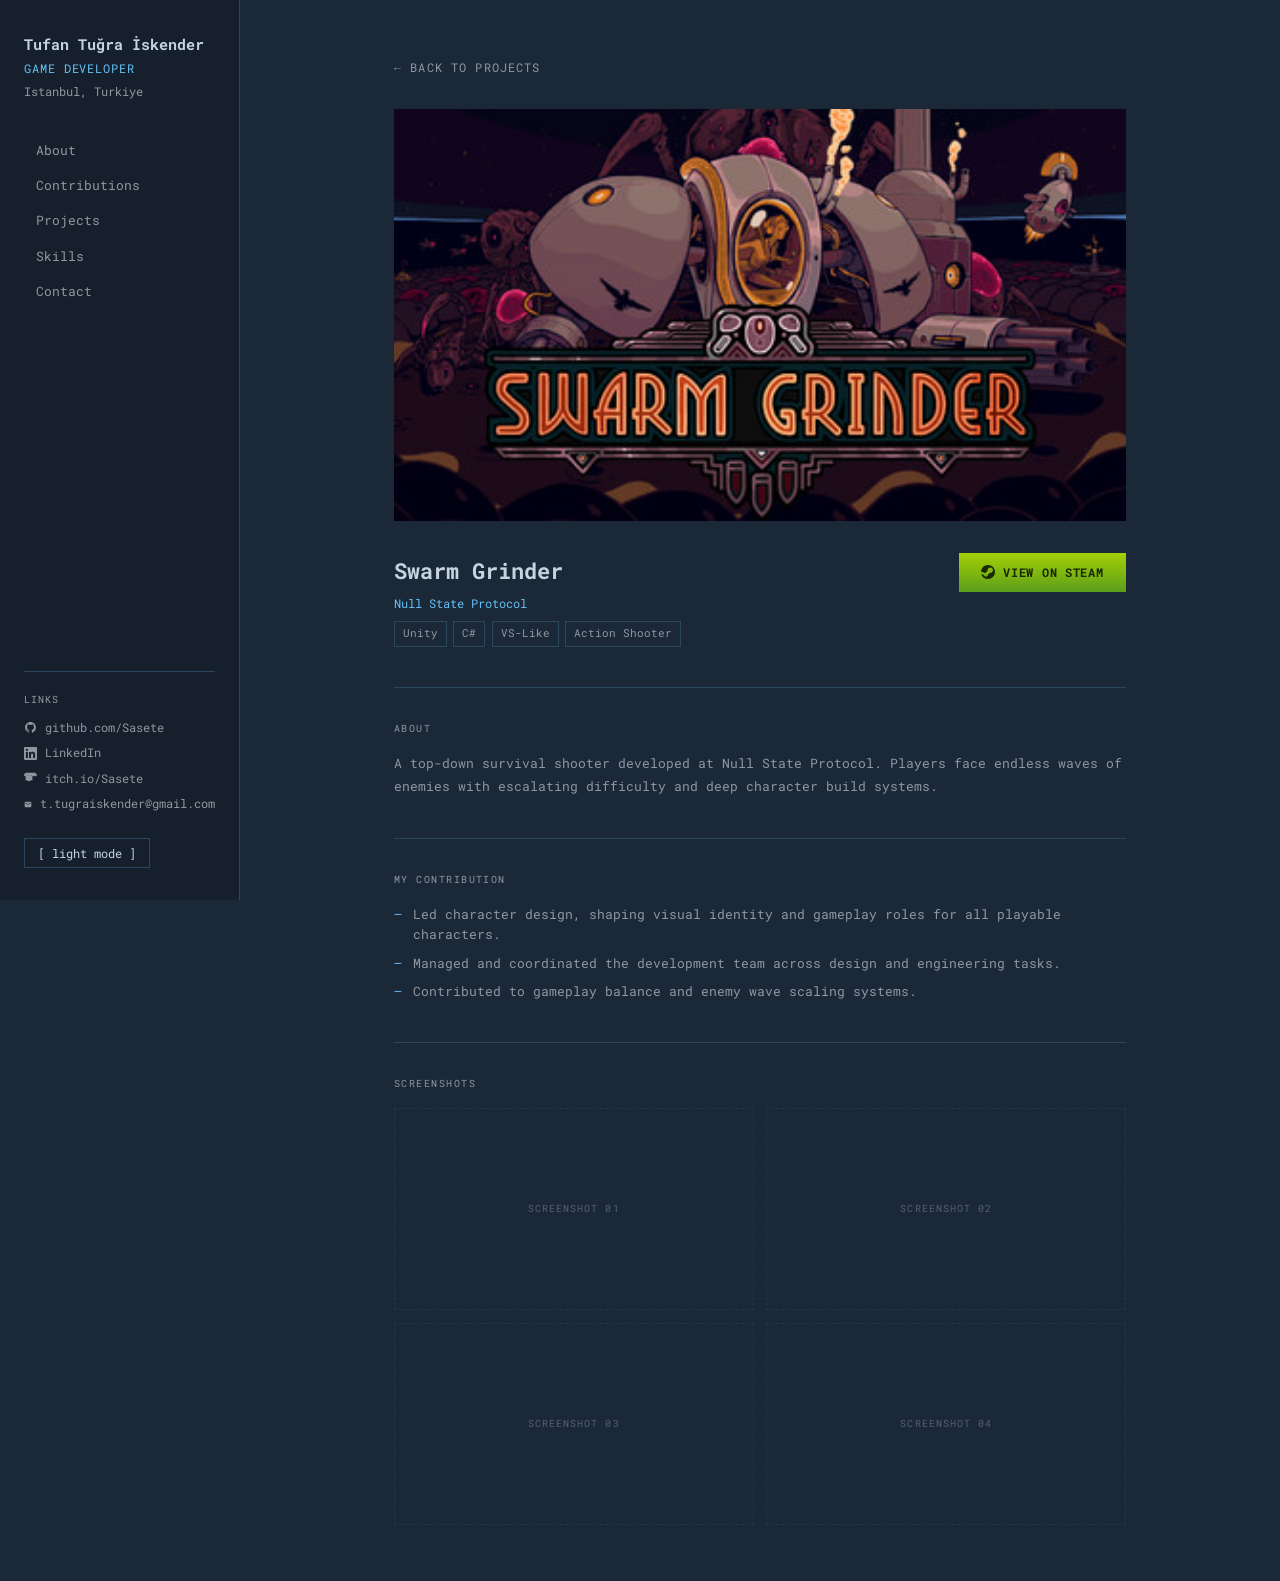
<file: projects/swarm-grinder.html>
<!DOCTYPE html>
<html lang="en">
<head>
  <meta charset="UTF-8" />
  <meta name="viewport" content="width=device-width, initial-scale=1.0" />
  <title>Swarm Grinder — Tufan Tuğra İskender</title>
  <link rel="icon" type="image/png" href="../favicon.png" />
  <link href="https://fonts.googleapis.com/css2?family=Roboto+Mono:wght@300;400;500;700&display=swap" rel="stylesheet" />
  <link rel="stylesheet" href="../style.css" />
</head>
<body class="dark">

<!-- Sidebar -->
<aside class="sidebar" id="sidebar">
  <div class="sidebar-name">Tufan Tuğra İskender</div>
  <div class="sidebar-title">Game Developer</div>
  <div class="sidebar-location">Istanbul, Turkiye</div>

  <nav class="sidebar-nav">
    <ul>
      <li><a href="../index.html#about">About</a></li>
      <li><a href="../index.html#contributions">Contributions</a></li>
      <li><a href="../index.html#projects">Projects</a></li>
      <li><a href="../index.html#skills">Skills</a></li>
      <li><a href="../index.html#contact">Contact</a></li>
    </ul>
  </nav>

  <hr class="sidebar-divider" />

  <div class="sidebar-section-label">Links</div>
  <div class="sidebar-links">
    <a href="https://github.com/Sasete" target="_blank">
      <svg width="13" height="13" viewBox="0 0 24 24" fill="currentColor"><path d="M12 2C6.477 2 2 6.477 2 12c0 4.418 2.865 8.166 6.839 9.489.5.092.682-.217.682-.482 0-.237-.009-.868-.013-1.703-2.782.603-3.369-1.342-3.369-1.342-.454-1.154-1.11-1.461-1.11-1.461-.908-.62.069-.608.069-.608 1.003.07 1.531 1.03 1.531 1.03.892 1.529 2.341 1.088 2.91.832.092-.647.35-1.088.636-1.338-2.22-.253-4.555-1.11-4.555-4.943 0-1.091.39-1.984 1.029-2.683-.103-.253-.446-1.27.098-2.647 0 0 .84-.268 2.75 1.026A9.578 9.578 0 0 1 12 6.836c.85.004 1.705.114 2.504.336 1.909-1.294 2.747-1.026 2.747-1.026.546 1.377.202 2.394.1 2.647.64.699 1.028 1.592 1.028 2.683 0 3.841-2.337 4.687-4.565 4.935.359.309.678.919.678 1.852 0 1.336-.012 2.415-.012 2.743 0 .267.18.579.688.481C19.138 20.163 22 16.418 22 12c0-5.523-4.477-10-10-10z"/></svg>
      github.com/Sasete
    </a>
    <a href="https://linkedin.com/in/tufan-tugra-iskender" target="_blank">
      <svg width="13" height="13" viewBox="0 0 24 24" fill="currentColor"><path d="M20.447 20.452h-3.554v-5.569c0-1.328-.027-3.037-1.852-3.037-1.853 0-2.136 1.445-2.136 2.939v5.667H9.351V9h3.414v1.561h.046c.477-.9 1.637-1.85 3.37-1.85 3.601 0 4.267 2.37 4.267 5.455v6.286zM5.337 7.433a2.062 2.062 0 0 1-2.063-2.065 2.064 2.064 0 1 1 2.063 2.065zm1.782 13.019H3.555V9h3.564v11.452zM22.225 0H1.771C.792 0 0 .774 0 1.729v20.542C0 23.227.792 24 1.771 24h20.451C23.2 24 24 23.227 24 22.271V1.729C24 .774 23.2 0 22.222 0h.003z"/></svg>
      LinkedIn
    </a>
    <a href="https://sasete.itch.io" target="_blank">
      <svg width="13" height="13" viewBox="0 0 24 24" fill="currentColor"><path d="M3.13 1.338C2.08 1.96.02 4.328 0 4.95v.7c0 1.29 1.21 2.4 2.3 2.4 1.31 0 2.4-1.1 2.4-2.4 0 1.3 1.07 2.4 2.38 2.4 1.31 0 2.35-1.1 2.35-2.4 0 1.3 1.1 2.4 2.4 2.4h.05c1.3 0 2.4-1.1 2.4-2.4 0 1.3 1.04 2.4 2.35 2.4 1.31 0 2.38-1.1 2.38-2.4 0 1.3 1.09 2.4 2.4 2.4 1.09 0 2.3-1.1 2.3-2.4v-.7c-.02-.62-2.08-2.99-3.13-3.61-3.22-.06-6.55-.1-9.87-.09-3.32 0-6.65.03-9.87.1zm8.87 5.82c-.2.002-.39.01-.58.026-.85.08-1.63.28-2.19.63-.22.13-.43.28-.6.44-.18-.16-.38-.31-.6-.44-.56-.35-1.34-.55-2.19-.63-1-.09-2.11.05-2.87.42v8.25c.76-.35 1.73-.46 2.66-.38 1 .09 1.97.43 2.5 1.06.17.2.28.42.28.65h1.64c0-.23.11-.45.28-.65.53-.63 1.5-.97 2.5-1.06.93-.08 1.9.03 2.66.38V7.84c-.76-.37-1.87-.51-2.87-.42-.85.08-1.63.28-2.19.63-.22.13-.43.28-.6.44-.17-.16-.38-.31-.6-.44-.56-.35-1.34-.55-2.19-.63-.2-.016-.39-.024-.58-.026z"/></svg>
      itch.io/Sasete
    </a>
    <a href="mailto:t.tugraiskender@gmail.com">
      <svg width="13" height="13" viewBox="0 0 24 24" fill="currentColor"><path d="M20 4H4c-1.1 0-2 .9-2 2v12c0 1.1.9 2 2 2h16c1.1 0 2-.9 2-2V6c0-1.1-.9-2-2-2zm0 4l-8 5-8-5V6l8 5 8-5v2z"/></svg>
      t.tugraiskender@gmail.com
    </a>
  </div>

  <div class="sidebar-footer">
    <button class="theme-btn" id="themeBtn">[ light mode ]</button>
  </div>
</aside>

<!-- Hamburger -->
<button class="hamburger" id="hamburger" aria-label="Menu">
  <span></span><span></span><span></span>
</button>

<main class="content">

  <a href="../index.html#projects" class="project-detail-back">
    ← Back to Projects
  </a>

  <!-- Hero Image -->
  <div class="project-hero">
    <img src="../covers/swarm-grinder-wide.jpg" alt="hero">
    <div class="project-hero-placeholder" style="background: linear-gradient(135deg, #1a0e2e 0%, #3a1a5c 50%, #1e1030 100%);">
      <span class="ph-title">Swarm Grinder</span>
    </div>
  </div>

  <!-- Header -->
  <div class="project-detail-header">
    <div>
      <h1 class="project-detail-title">Swarm Grinder</h1>
      <div class="project-detail-meta">Null State Protocol</div>
      <div class="project-detail-tags">
        <span class="project-tag">Unity</span>
        <span class="project-tag">C#</span>
        <span class="project-tag">VS-Like</span>
        <span class="project-tag">Action Shooter</span>
      </div>
    </div>
    <a href="https://store.steampowered.com/app/1375900/Swarm_Grinder/" target="_blank" class="store-btn steam"><svg width="14" height="14" viewBox="0 0 24 24" fill="currentColor"><path d="M11.979 0C5.678 0 .511 4.86.022 11.037l6.432 2.658c.545-.371 1.203-.59 1.912-.59.063 0 .125.004.188.006l2.861-4.142V8.91c0-2.495 2.028-4.524 4.524-4.524 2.494 0 4.524 2.031 4.524 4.527s-2.03 4.525-4.524 4.525h-.105l-4.076 2.911c0 .052.004.105.004.159 0 1.875-1.515 3.396-3.39 3.396-1.635 0-3.016-1.173-3.331-2.727L.436 15.27C1.862 20.307 6.486 24 11.979 24c6.627 0 11.999-5.373 11.999-12S18.606 0 11.979 0z"/></svg> View on Steam</a>
  </div>

  <!-- About -->
  <div class="detail-section">
    <div class="detail-section-label">About</div>
    <p>A top-down survival shooter developed at Null State Protocol. Players face endless waves of enemies with escalating difficulty and deep character build systems.</p>
  </div>

  <!-- My Contribution -->
  <div class="detail-section">
    <div class="detail-section-label">My Contribution</div>
    <ul class="detail-bullets"><li>Led character design, shaping visual identity and gameplay roles for all playable characters.</li><li>Managed and coordinated the development team across design and engineering tasks.</li><li>Contributed to gameplay balance and enemy wave scaling systems.</li></ul>
  </div>

  <!-- Screenshots -->
  <div class="detail-section">
    <div class="detail-section-label">Screenshots</div>
    <div class="screenshots-grid">
      <div class="screenshot-placeholder">Screenshot 01</div>
      <div class="screenshot-placeholder">Screenshot 02</div>
      <div class="screenshot-placeholder">Screenshot 03</div>
      <div class="screenshot-placeholder">Screenshot 04</div>
    </div>
  </div>

</main>

<script>
  // Theme toggle
  const btn = document.getElementById('themeBtn');
  const body = document.body;
  btn.addEventListener('click', () => {
    body.classList.toggle('dark');
    btn.textContent = body.classList.contains('dark') ? '[ light mode ]' : '[ dark mode ]';
  });

  // Hamburger
  const hamburger = document.getElementById('hamburger');
  const sidebar = document.getElementById('sidebar');
  hamburger.addEventListener('click', () => sidebar.classList.toggle('open'));
  document.querySelectorAll('.sidebar-nav a').forEach(a => {
    a.addEventListener('click', () => sidebar.classList.remove('open'));
  });

  // Hero image placeholder logic
  const heroDiv = document.querySelector('.project-hero');
  const heroImg = heroDiv ? heroDiv.querySelector('img') : null;
  const heroPlaceholder = heroDiv ? heroDiv.querySelector('.project-hero-placeholder') : null;
  if (heroImg && heroPlaceholder) {
    const show = () => { heroImg.style.display = 'none'; heroPlaceholder.style.display = 'flex'; };
    const hide = () => { heroPlaceholder.style.display = 'none'; };
    if (heroImg.complete) { heroImg.naturalWidth > 0 ? hide() : show(); }
    else { heroImg.addEventListener('load', hide); heroImg.addEventListener('error', show); }
  }
</script>
</body>
</html>
</file>
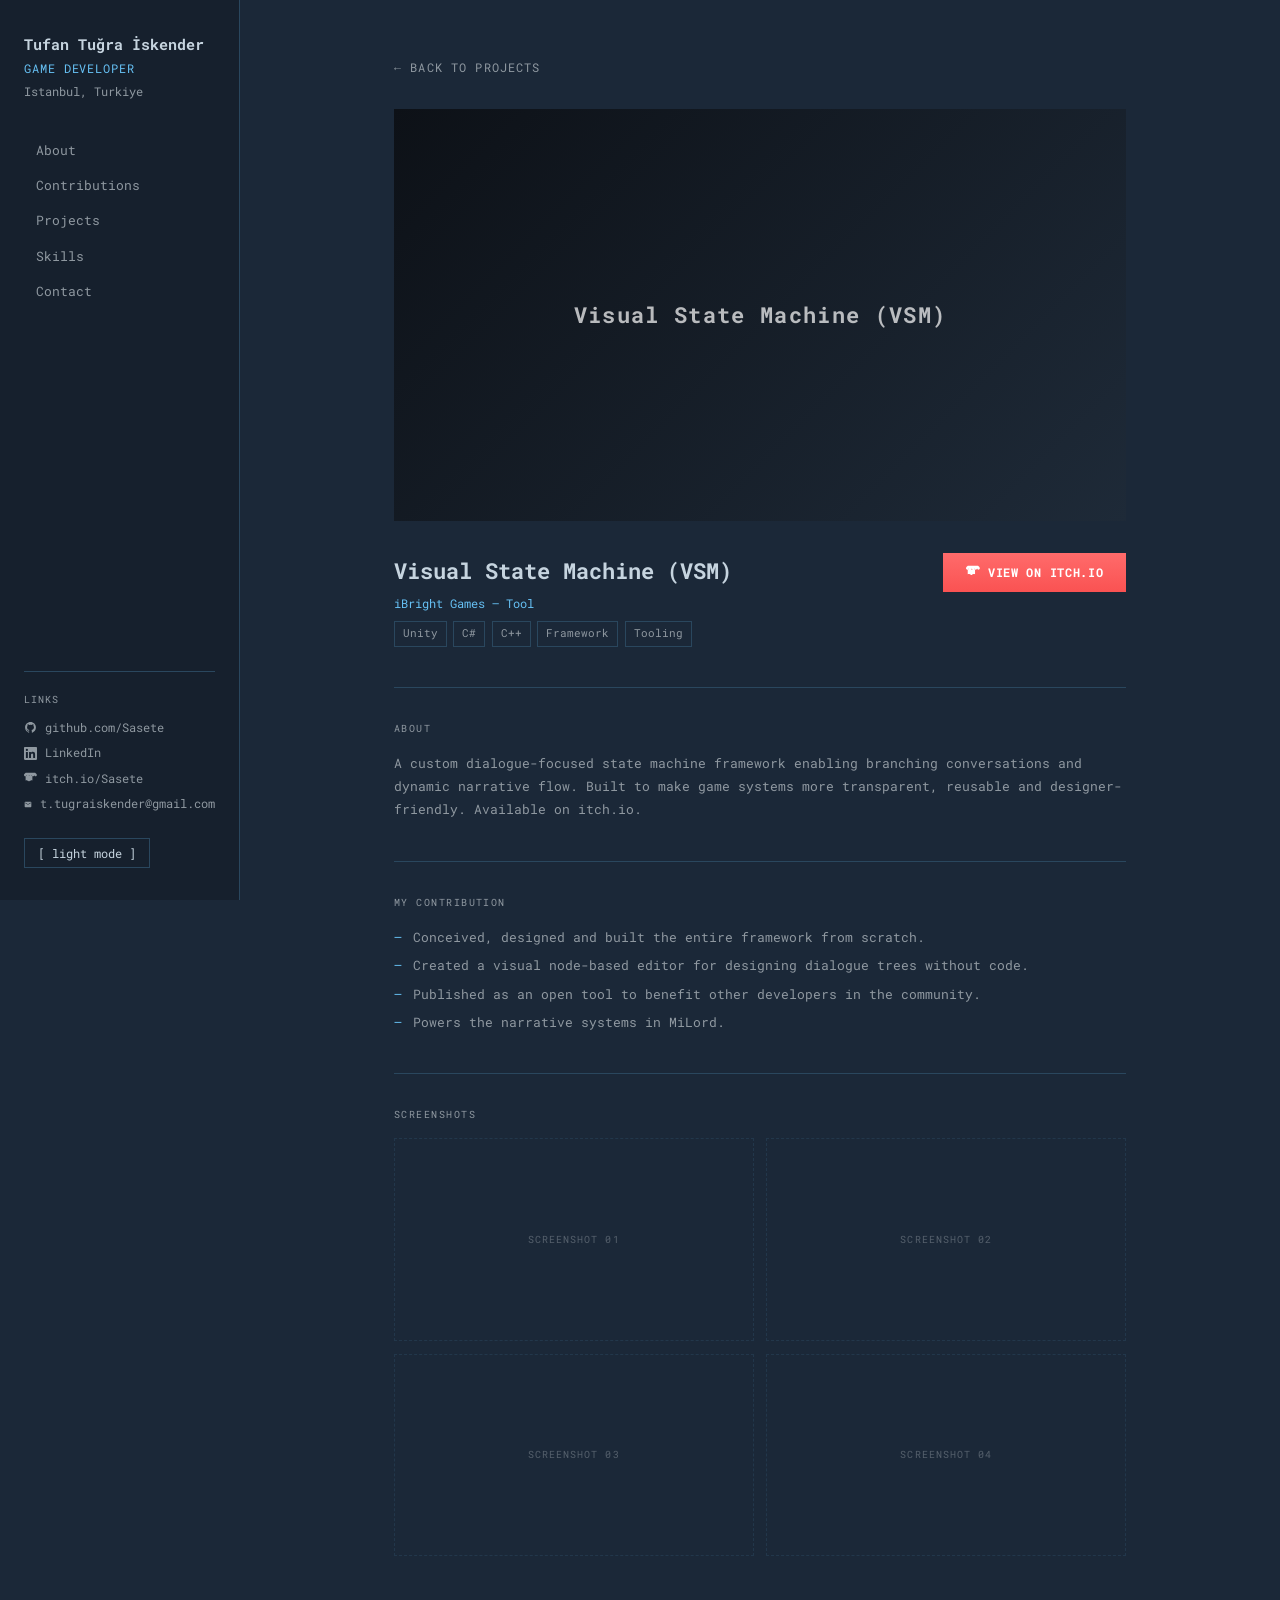
<file: projects/vsm.html>
<!DOCTYPE html>
<html lang="en">
<head>
  <meta charset="UTF-8" />
  <meta name="viewport" content="width=device-width, initial-scale=1.0" />
  <title>Visual State Machine (VSM) — Tufan Tuğra İskender</title>
  <link rel="icon" type="image/png" href="../favicon.png" />
  <link href="https://fonts.googleapis.com/css2?family=Roboto+Mono:wght@300;400;500;700&display=swap" rel="stylesheet" />
  <link rel="stylesheet" href="../style.css" />
</head>
<body class="dark">

<!-- Sidebar -->
<aside class="sidebar" id="sidebar">
  <div class="sidebar-name">Tufan Tuğra İskender</div>
  <div class="sidebar-title">Game Developer</div>
  <div class="sidebar-location">Istanbul, Turkiye</div>

  <nav class="sidebar-nav">
    <ul>
      <li><a href="../index.html#about">About</a></li>
      <li><a href="../index.html#contributions">Contributions</a></li>
      <li><a href="../index.html#projects">Projects</a></li>
      <li><a href="../index.html#skills">Skills</a></li>
      <li><a href="../index.html#contact">Contact</a></li>
    </ul>
  </nav>

  <hr class="sidebar-divider" />

  <div class="sidebar-section-label">Links</div>
  <div class="sidebar-links">
    <a href="https://github.com/Sasete" target="_blank">
      <svg width="13" height="13" viewBox="0 0 24 24" fill="currentColor"><path d="M12 2C6.477 2 2 6.477 2 12c0 4.418 2.865 8.166 6.839 9.489.5.092.682-.217.682-.482 0-.237-.009-.868-.013-1.703-2.782.603-3.369-1.342-3.369-1.342-.454-1.154-1.11-1.461-1.11-1.461-.908-.62.069-.608.069-.608 1.003.07 1.531 1.03 1.531 1.03.892 1.529 2.341 1.088 2.91.832.092-.647.35-1.088.636-1.338-2.22-.253-4.555-1.11-4.555-4.943 0-1.091.39-1.984 1.029-2.683-.103-.253-.446-1.27.098-2.647 0 0 .84-.268 2.75 1.026A9.578 9.578 0 0 1 12 6.836c.85.004 1.705.114 2.504.336 1.909-1.294 2.747-1.026 2.747-1.026.546 1.377.202 2.394.1 2.647.64.699 1.028 1.592 1.028 2.683 0 3.841-2.337 4.687-4.565 4.935.359.309.678.919.678 1.852 0 1.336-.012 2.415-.012 2.743 0 .267.18.579.688.481C19.138 20.163 22 16.418 22 12c0-5.523-4.477-10-10-10z"/></svg>
      github.com/Sasete
    </a>
    <a href="https://linkedin.com/in/tufan-tugra-iskender" target="_blank">
      <svg width="13" height="13" viewBox="0 0 24 24" fill="currentColor"><path d="M20.447 20.452h-3.554v-5.569c0-1.328-.027-3.037-1.852-3.037-1.853 0-2.136 1.445-2.136 2.939v5.667H9.351V9h3.414v1.561h.046c.477-.9 1.637-1.85 3.37-1.85 3.601 0 4.267 2.37 4.267 5.455v6.286zM5.337 7.433a2.062 2.062 0 0 1-2.063-2.065 2.064 2.064 0 1 1 2.063 2.065zm1.782 13.019H3.555V9h3.564v11.452zM22.225 0H1.771C.792 0 0 .774 0 1.729v20.542C0 23.227.792 24 1.771 24h20.451C23.2 24 24 23.227 24 22.271V1.729C24 .774 23.2 0 22.222 0h.003z"/></svg>
      LinkedIn
    </a>
    <a href="https://sasete.itch.io" target="_blank">
      <svg width="13" height="13" viewBox="0 0 24 24" fill="currentColor"><path d="M3.13 1.338C2.08 1.96.02 4.328 0 4.95v.7c0 1.29 1.21 2.4 2.3 2.4 1.31 0 2.4-1.1 2.4-2.4 0 1.3 1.07 2.4 2.38 2.4 1.31 0 2.35-1.1 2.35-2.4 0 1.3 1.1 2.4 2.4 2.4h.05c1.3 0 2.4-1.1 2.4-2.4 0 1.3 1.04 2.4 2.35 2.4 1.31 0 2.38-1.1 2.38-2.4 0 1.3 1.09 2.4 2.4 2.4 1.09 0 2.3-1.1 2.3-2.4v-.7c-.02-.62-2.08-2.99-3.13-3.61-3.22-.06-6.55-.1-9.87-.09-3.32 0-6.65.03-9.87.1zm8.87 5.82c-.2.002-.39.01-.58.026-.85.08-1.63.28-2.19.63-.22.13-.43.28-.6.44-.18-.16-.38-.31-.6-.44-.56-.35-1.34-.55-2.19-.63-1-.09-2.11.05-2.87.42v8.25c.76-.35 1.73-.46 2.66-.38 1 .09 1.97.43 2.5 1.06.17.2.28.42.28.65h1.64c0-.23.11-.45.28-.65.53-.63 1.5-.97 2.5-1.06.93-.08 1.9.03 2.66.38V7.84c-.76-.37-1.87-.51-2.87-.42-.85.08-1.63.28-2.19.63-.22.13-.43.28-.6.44-.17-.16-.38-.31-.6-.44-.56-.35-1.34-.55-2.19-.63-.2-.016-.39-.024-.58-.026z"/></svg>
      itch.io/Sasete
    </a>
    <a href="mailto:t.tugraiskender@gmail.com">
      <svg width="13" height="13" viewBox="0 0 24 24" fill="currentColor"><path d="M20 4H4c-1.1 0-2 .9-2 2v12c0 1.1.9 2 2 2h16c1.1 0 2-.9 2-2V6c0-1.1-.9-2-2-2zm0 4l-8 5-8-5V6l8 5 8-5v2z"/></svg>
      t.tugraiskender@gmail.com
    </a>
  </div>

  <div class="sidebar-footer">
    <button class="theme-btn" id="themeBtn">[ light mode ]</button>
  </div>
</aside>

<!-- Hamburger -->
<button class="hamburger" id="hamburger" aria-label="Menu">
  <span></span><span></span><span></span>
</button>

<main class="content">

  <a href="../index.html#projects" class="project-detail-back">
    ← Back to Projects
  </a>

  <!-- Hero Image -->
  <div class="project-hero">
    
    <div class="project-hero-placeholder" style="background: linear-gradient(135deg, #0d1117 0%, #1e2a38 100%);">
      <span class="ph-title">Visual State Machine (VSM)</span>
    </div>
  </div>

  <!-- Header -->
  <div class="project-detail-header">
    <div>
      <h1 class="project-detail-title">Visual State Machine (VSM)</h1>
      <div class="project-detail-meta">iBright Games — Tool</div>
      <div class="project-detail-tags">
        <span class="project-tag">Unity</span>
        <span class="project-tag">C#</span>
        <span class="project-tag">C++</span>
        <span class="project-tag">Framework</span>
        <span class="project-tag">Tooling</span>
      </div>
    </div>
    <a href="https://sasete.itch.io/vsm" target="_blank" class="store-btn itch"><svg width="14" height="14" viewBox="0 0 24 24" fill="currentColor"><path d="M3.13 1.338C2.08 1.96.02 4.328 0 4.95v.7c0 1.29 1.21 2.4 2.3 2.4 1.31 0 2.4-1.1 2.4-2.4 0 1.3 1.07 2.4 2.38 2.4 1.31 0 2.35-1.1 2.35-2.4 0 1.3 1.1 2.4 2.4 2.4h.05c1.3 0 2.4-1.1 2.4-2.4 0 1.3 1.04 2.4 2.35 2.4 1.31 0 2.38-1.1 2.38-2.4 0 1.3 1.09 2.4 2.4 2.4 1.09 0 2.3-1.1 2.3-2.4v-.7c-.02-.62-2.08-2.99-3.13-3.61-3.22-.06-6.55-.1-9.87-.09-3.32 0-6.65.03-9.87.1zm8.87 5.82c-.2.002-.39.01-.58.026-.85.08-1.63.28-2.19.63-.22.13-.43.28-.6.44-.18-.16-.38-.31-.6-.44-.56-.35-1.34-.55-2.19-.63-1-.09-2.11.05-2.87.42v8.25c.76-.35 1.73-.46 2.66-.38 1 .09 1.97.43 2.5 1.06.17.2.28.42.28.65h1.64c0-.23.11-.45.28-.65.53-.63 1.5-.97 2.5-1.06.93-.08 1.9.03 2.66.38V7.84c-.76-.37-1.87-.51-2.87-.42-.85.08-1.63.28-2.19.63-.22.13-.43.28-.6.44-.17-.16-.38-.31-.6-.44-.56-.35-1.34-.55-2.19-.63-.2-.016-.39-.024-.58-.026z"/></svg> View on itch.io</a>
  </div>

  <!-- About -->
  <div class="detail-section">
    <div class="detail-section-label">About</div>
    <p>A custom dialogue-focused state machine framework enabling branching conversations and dynamic narrative flow. Built to make game systems more transparent, reusable and designer-friendly. Available on itch.io.</p>
  </div>

  <!-- My Contribution -->
  <div class="detail-section">
    <div class="detail-section-label">My Contribution</div>
    <ul class="detail-bullets"><li>Conceived, designed and built the entire framework from scratch.</li><li>Created a visual node-based editor for designing dialogue trees without code.</li><li>Published as an open tool to benefit other developers in the community.</li><li>Powers the narrative systems in MiLord.</li></ul>
  </div>

  <!-- Screenshots -->
  <div class="detail-section">
    <div class="detail-section-label">Screenshots</div>
    <div class="screenshots-grid">
      <div class="screenshot-placeholder">Screenshot 01</div>
      <div class="screenshot-placeholder">Screenshot 02</div>
      <div class="screenshot-placeholder">Screenshot 03</div>
      <div class="screenshot-placeholder">Screenshot 04</div>
    </div>
  </div>

</main>

<script>
  // Theme toggle
  const btn = document.getElementById('themeBtn');
  const body = document.body;
  btn.addEventListener('click', () => {
    body.classList.toggle('dark');
    btn.textContent = body.classList.contains('dark') ? '[ light mode ]' : '[ dark mode ]';
  });

  // Hamburger
  const hamburger = document.getElementById('hamburger');
  const sidebar = document.getElementById('sidebar');
  hamburger.addEventListener('click', () => sidebar.classList.toggle('open'));
  document.querySelectorAll('.sidebar-nav a').forEach(a => {
    a.addEventListener('click', () => sidebar.classList.remove('open'));
  });

  // Hero image placeholder logic
  const heroDiv = document.querySelector('.project-hero');
  const heroImg = heroDiv ? heroDiv.querySelector('img') : null;
  const heroPlaceholder = heroDiv ? heroDiv.querySelector('.project-hero-placeholder') : null;
  if (heroImg && heroPlaceholder) {
    const show = () => { heroImg.style.display = 'none'; heroPlaceholder.style.display = 'flex'; };
    const hide = () => { heroPlaceholder.style.display = 'none'; };
    if (heroImg.complete) { heroImg.naturalWidth > 0 ? hide() : show(); }
    else { heroImg.addEventListener('load', hide); heroImg.addEventListener('error', show); }
  }
</script>
</body>
</html>
</file>
<file: style.css>
/* ── Variables ───────────────────────────────────────── */
:root {
  --primary-bg:    #eef2f7;
  --secondary-bg:  #ffffff;
  --text-primary:  #1a2634;
  --text-secondary:#5a6e82;
  --accent:        #1b6fa8;
  --accent-hover:  #1a5f94;
  --border:        #c2d0df;
  --sidebar-w:     240px;
}
body.dark {
  --primary-bg:    #1b2838;
  --secondary-bg:  #16202d;
  --text-primary:  #c6d4df;
  --text-secondary:#8f98a0;
  --accent:        #66c0f4;
  --accent-hover:  #4fa3e3;
  --border:        #2a475e;
}

/* ── Reset ───────────────────────────────────────────── */
*, *::before, *::after { box-sizing: border-box; margin: 0; padding: 0; }
html { scroll-behavior: smooth; }
body {
  font-family: 'Roboto Mono', monospace;
  font-size: 0.875rem;
  line-height: 1.6;
  background: var(--primary-bg);
  color: var(--text-primary);
  transition: background 0.3s, color 0.3s;
}
a { color: var(--accent); text-decoration: none; }
a:hover { color: var(--accent-hover); }

/* ── Sidebar ─────────────────────────────────────────── */
.sidebar {
  position: fixed;
  top: 0; left: 0;
  width: var(--sidebar-w);
  height: 100vh;
  background: var(--secondary-bg);
  border-right: 1px solid var(--border);
  display: flex;
  flex-direction: column;
  padding: 2rem 1.5rem;
  overflow-y: auto;
  z-index: 100;
  transition: background 0.3s, border-color 0.3s;
}
.sidebar-name {
  font-size: 0.95rem;
  font-weight: 700;
  color: var(--text-primary);
  margin-bottom: 0.2rem;
}
.sidebar-title {
  font-size: 0.72rem;
  color: var(--accent);
  text-transform: uppercase;
  letter-spacing: 0.08em;
  margin-bottom: 0.3rem;
}
.sidebar-location {
  font-size: 0.72rem;
  color: var(--text-secondary);
  margin-bottom: 2rem;
}
.sidebar-nav { flex: 1; }
.sidebar-nav ul { list-style: none; }
.sidebar-nav li { margin-bottom: 0.1rem; }
.sidebar-nav a {
  display: block;
  padding: 0.4rem 0;
  font-size: 0.82rem;
  color: var(--text-secondary);
  transition: color 0.2s, padding-left 0.2s;
  border-left: 2px solid transparent;
  padding-left: 0.6rem;
}
.sidebar-nav a:hover,
.sidebar-nav a.active {
  color: var(--accent);
  border-left-color: var(--accent);
}
.sidebar-divider {
  border: none;
  border-top: 1px solid var(--border);
  margin: 1.2rem 0;
}
.sidebar-section-label {
  font-size: 0.65rem;
  text-transform: uppercase;
  letter-spacing: 0.1em;
  color: var(--text-secondary);
  margin-bottom: 0.6rem;
}
.sidebar-links { display: flex; flex-direction: column; gap: 0.35rem; }
.sidebar-links a {
  font-size: 0.78rem;
  color: var(--text-secondary);
  display: flex; align-items: center; gap: 0.5rem;
}
.sidebar-links a:hover { color: var(--accent); }
.sidebar-footer { margin-top: auto; padding-top: 1.5rem; }
.theme-btn {
  background: none;
  border: 1px solid var(--border);
  color: var(--text-primary);
  font-family: 'Roboto Mono', monospace;
  font-size: 0.72rem;
  padding: 0.4rem 0.8rem;
  cursor: pointer;
  transition: border-color 0.2s, color 0.2s;
}
.theme-btn:hover { border-color: var(--accent); color: var(--accent); }

/* ── Content ─────────────────────────────────────────── */
.content {
  margin-left: max(var(--sidebar-w), calc((100% - 860px + var(--sidebar-w)) / 2));
  padding: 3.5rem 4rem;
  max-width: 860px;
}

/* ── Section ─────────────────────────────────────────── */
.section { margin-bottom: 5rem; }
.section-header {
  margin-bottom: 2.5rem;
  padding-bottom: 0.8rem;
  border-bottom: 1px solid var(--border);
}
.section-eyebrow {
  font-size: 0.68rem;
  text-transform: uppercase;
  letter-spacing: 0.12em;
  color: var(--text-secondary);
  display: block;
  margin-bottom: 0.4rem;
}
.section-title {
  font-size: 1.2rem;
  font-weight: 500;
  color: var(--text-primary);
}

/* ── About ───────────────────────────────────────────── */
.about-photo {
  width: 100%;
  margin-bottom: 2rem;
  overflow: hidden;
  border: 1px solid var(--border);
}
.about-photo img {
  width: 100%;
  max-height: 420px;
  object-fit: cover;
  object-position: center 20%;
  display: block;
}
.about-bio p {
  color: var(--text-secondary);
  font-size: 0.82rem;
  margin-bottom: 1rem;
  line-height: 1.7;
}
.about-bio p:last-child { margin-bottom: 0; }
.about-bio strong { color: var(--accent); font-weight: 500; }

/* ── Contributions ───────────────────────────────────── */
.contrib-grid {
  display: grid;
  grid-template-columns: repeat(auto-fill, minmax(220px, 1fr));
  gap: 0.9rem;
}
.contrib-card {
  border: 1px solid var(--border);
  background: var(--secondary-bg);
  padding: 1.1rem 1.3rem;
  transition: border-color 0.2s;
}
.contrib-card:hover { border-color: var(--accent); }
.contrib-role {
  font-size: 0.88rem;
  font-weight: 500;
  color: var(--text-primary);
  margin-bottom: 0.2rem;
}
.contrib-company {
  font-size: 0.72rem;
  color: var(--accent);
  margin-bottom: 0.12rem;
}
.contrib-period {
  font-size: 0.62rem;
  color: var(--text-secondary);
  margin-bottom: 0.8rem;
}
.contrib-tags {
  display: flex;
  flex-wrap: wrap;
  gap: 0.3rem;
}
.contrib-tag {
  font-size: 0.62rem;
  color: var(--text-secondary);
  border: 1px solid var(--border);
  padding: 0.15rem 0.45rem;
}

/* ── Skills ──────────────────────────────────────────── */
.skills-grid { display: flex; flex-direction: column; gap: 1.2rem; }
.skill-row { display: flex; align-items: baseline; gap: 1.5rem; flex-wrap: wrap; }
.skill-row-label {
  font-size: 0.7rem;
  text-transform: uppercase;
  letter-spacing: 0.1em;
  color: var(--text-secondary);
  min-width: 100px;
  flex-shrink: 0;
}
.skill-tags { display: flex; flex-wrap: wrap; gap: 0.4rem; }
.tag {
  font-size: 0.75rem;
  color: var(--text-secondary);
  background: var(--primary-bg);
  padding: 0.3rem 0.7rem;
  border: 1px solid var(--border);
  transition: color 0.2s, border-color 0.2s;
}
.tag:hover { color: var(--accent); border-color: var(--accent); }

/* ── Project Covers ──────────────────────────────────── */
.project-cover {
  width: 180px;
  flex-shrink: 0;
  aspect-ratio: 2 / 3;
  overflow: hidden;
  position: relative;
  background: var(--primary-bg);
}
.project-cover img {
  width: 100%; height: 100%;
  object-fit: cover; display: block;
}
.project-cover-placeholder {
  width: 100%; height: 100%;
  display: flex; align-items: center; justify-content: center;
  flex-direction: column; gap: 0.6rem;
  font-family: 'Roboto Mono', monospace;
  position: absolute; top: 0; left: 0;
}
.project-cover-placeholder .ph-label {
  font-size: 0.6rem;
  text-transform: uppercase;
  letter-spacing: 0.18em;
  opacity: 0.45;
  color: #fff;
}
.project-cover-placeholder .ph-title {
  font-size: 0.88rem;
  font-weight: 500;
  color: rgba(255,255,255,0.85);
  letter-spacing: 0.04em;
  text-align: center;
  padding: 0 1rem;
}
.project-cover-placeholder .ph-mono {
  font-size: 4rem;
  font-weight: 700;
  color: rgba(255,255,255,0.07);
  letter-spacing: 0.2em;
  position: absolute;
  bottom: 1rem; right: 1rem;
}

/* ── Projects ────────────────────────────────────────── */
.projects-list {
  display: flex;
  flex-direction: column;
  gap: 0.8rem;
}
.project-item {
  display: flex;
  flex-direction: row;
  color: inherit;
  text-decoration: none;
  border: 1px solid var(--border);
  background: var(--secondary-bg);
  transition: border-color 0.2s;
  cursor: pointer;
  overflow: hidden;
}
.project-item:hover { border-color: var(--accent); }
.project-item-body {
  padding: 0.9rem 1rem 1rem;
  display: flex;
  flex-direction: column;
  justify-content: space-between;
  flex: 1;
  min-width: 0;
}
.project-item-body-top { display: flex; flex-direction: column; gap: 0.35rem; }
.project-cover-cta {
  position: absolute; inset: 0;
  display: flex; align-items: center; justify-content: center;
  background: rgba(0,0,0,0.5);
  opacity: 0;
  transition: opacity 0.2s;
  font-size: 0.68rem;
  letter-spacing: 0.14em;
  text-transform: uppercase;
  color: rgba(255,255,255,0.9);
  gap: 0.4rem;
}
.project-item:hover .project-cover-cta { opacity: 1; }
.project-top {
  display: flex; align-items: flex-start;
  justify-content: space-between;
  flex-wrap: wrap; gap: 0.3rem;
}
.project-name {
  font-size: 0.88rem;
  font-weight: 500;
  color: var(--text-primary);
}
.project-company {
  font-size: 0.7rem;
  color: var(--accent);
}
.project-desc {
  font-size: 0.78rem;
  color: var(--text-primary);
  line-height: 1.6;
  margin-bottom: 0.4rem;
}
.project-tags { display: flex; flex-wrap: wrap; gap: 0.4rem; }
.project-tag {
  font-size: 0.68rem;
  color: var(--text-secondary);
  border: 1px solid var(--border);
  padding: 0.2rem 0.5rem;
}
.contribution {
  font-size: 0.78rem;
  color: var(--text-secondary);
  line-height: 1.6;
  margin-bottom: 0.4rem;
}
.project-open-hint {
  margin-top: 0.7rem;
  font-size: 0.65rem;
  text-transform: uppercase;
  letter-spacing: 0.12em;
  color: var(--text-secondary);
  opacity: 0;
  transition: opacity 0.2s;
}
.project-item:hover .project-open-hint { opacity: 1; }

/* ── CV ──────────────────────────────────────────────── */
.cv-block {
  border: 1px solid var(--border);
  padding: 2rem;
  background: var(--secondary-bg);
  max-width: 480px;
}
.cv-block p {
  font-size: 0.8rem;
  color: var(--text-secondary);
  margin-bottom: 1.5rem;
  line-height: 1.7;
}
.cv-buttons { display: flex; gap: 1rem; flex-wrap: wrap; }
.btn {
  display: inline-block;
  padding: 0.6rem 1.3rem;
  font-family: 'Roboto Mono', monospace;
  font-size: 0.78rem;
  cursor: pointer;
  transition: all 0.2s;
  text-decoration: none;
}
.btn-filled {
  background: var(--accent);
  color: #fff;
  border: 1px solid var(--accent);
}
.btn-filled:hover {
  background: var(--accent-hover);
  border-color: var(--accent-hover);
  color: #fff;
}
body.dark .btn-filled {
  background: #5c9e1a;
  border-color: #5c9e1a;
  color: #fff;
}
body.dark .btn-filled:hover {
  background: #6db82a;
  border-color: #6db82a;
  color: #fff;
}
.btn-secondary {
  background: transparent;
  border: 1px solid var(--accent);
  color: var(--accent);
}
.btn-secondary:hover {
  background: var(--accent);
  color: #fff;
}
body.dark .btn-secondary {
  border-color: #5c9e1a;
  color: #5c9e1a;
}
body.dark .btn-secondary:hover {
  background: #5c9e1a;
  border-color: #5c9e1a;
  color: #fff;
}

/* ── Contact ─────────────────────────────────────────── */
.contact-block { max-width: 480px; }
.contact-block p {
  font-size: 0.8rem;
  color: var(--text-secondary);
  margin-bottom: 1.5rem;
  line-height: 1.7;
}
.contact-links-list { display: flex; flex-direction: column; gap: 0.6rem; }
.contact-link-item {
  display: flex; align-items: center; gap: 0.8rem;
  padding: 0.7rem 0.9rem;
  border: 1px solid var(--border);
  background: var(--secondary-bg);
  font-size: 0.8rem;
  color: var(--text-secondary);
  transition: border-color 0.2s, color 0.2s;
}
.contact-link-item:hover {
  border-color: var(--accent);
  color: var(--accent);
}

/* ── Hamburger / Mobile ──────────────────────────────── */
.hamburger {
  display: none;
  position: fixed; top: 1rem; right: 1rem;
  z-index: 200;
  background: var(--secondary-bg);
  border: 1px solid var(--border);
  padding: 0.5rem;
  cursor: pointer;
  flex-direction: column; gap: 4px;
}
.hamburger span {
  display: block; width: 20px; height: 2px;
  background: var(--text-primary);
  transition: all 0.3s;
}

@media (max-width: 768px) {
  .sidebar {
    transform: translateX(-100%);
    transition: transform 0.3s;
  }
  .sidebar.open { transform: translateX(0); }
  .content { margin-left: 0; padding: 2rem 1.5rem; }
  .hamburger { display: flex; }

  /* Mobile project card: vertical layout with wide image */
  .project-item { flex-direction: column; }
  .project-cover {
    width: 100%;
    aspect-ratio: 16 / 9;
  }
}

/* ── Project Detail Pages ────────────────────────────── */
.project-detail-back {
  display: inline-flex; align-items: center; gap: 0.5rem;
  font-size: 0.72rem;
  text-transform: uppercase;
  letter-spacing: 0.1em;
  color: var(--text-secondary);
  margin-bottom: 2rem;
  transition: color 0.2s;
}
.project-detail-back:hover { color: var(--accent); }

.project-hero {
  width: 100%;
  aspect-ratio: 16 / 9;
  overflow: hidden;
  position: relative;
  background: var(--secondary-bg);
  margin-bottom: 2rem;
}
.project-hero img {
  width: 100%; height: 100%;
  object-fit: cover; display: block;
}
.project-hero-placeholder {
  width: 100%; height: 100%;
  display: flex; align-items: center; justify-content: center;
  flex-direction: column; gap: 0.5rem;
  position: absolute; top: 0; left: 0;
}
.project-hero-placeholder .ph-title {
  font-size: 1.4rem;
  font-weight: 700;
  color: rgba(255,255,255,0.7);
  letter-spacing: 0.06em;
}

.project-detail-header {
  display: flex;
  align-items: flex-start;
  justify-content: space-between;
  flex-wrap: wrap;
  gap: 1rem;
  margin-bottom: 1.5rem;
}
.project-detail-title {
  font-size: 1.4rem;
  font-weight: 700;
  color: var(--text-primary);
  margin-bottom: 0.3rem;
}
.project-detail-meta {
  font-size: 0.75rem;
  color: var(--accent);
  margin-bottom: 0.5rem;
}
.project-detail-tags { display: flex; flex-wrap: wrap; gap: 0.4rem; }

.store-btn {
  display: inline-flex; align-items: center; gap: 0.5rem;
  padding: 0.6rem 1.4rem;
  font-family: 'Roboto Mono', monospace;
  font-size: 0.75rem;
  font-weight: 700;
  letter-spacing: 0.06em;
  text-transform: uppercase;
  text-decoration: none;
  transition: filter 0.15s;
  white-space: nowrap;
}
.store-btn.steam {
  background: linear-gradient(180deg, #a4d007 0%, #5c9e1a 100%);
  color: #1a2a00;
}
.store-btn.steam:hover { filter: brightness(1.15); color: #1a2a00; }
.store-btn.itch {
  background: linear-gradient(180deg, #ff6b6b 0%, #fa5252 100%);
  color: #fff;
}
.store-btn.itch:hover { filter: brightness(1.1); color: #fff; }
.store-btn.website {
  background: linear-gradient(180deg, #4a9eda 0%, #1b6fa8 100%);
  color: #fff;
}
.store-btn.website:hover { filter: brightness(1.1); color: #fff; }

.detail-section {
  margin-top: 2.5rem;
  padding-top: 2rem;
  border-top: 1px solid var(--border);
}
.detail-section-label {
  font-size: 0.65rem;
  text-transform: uppercase;
  letter-spacing: 0.14em;
  color: var(--text-secondary);
  margin-bottom: 1rem;
}
.detail-section p {
  font-size: 0.82rem;
  color: var(--text-secondary);
  line-height: 1.75;
  margin-bottom: 0.8rem;
}
.detail-section p:last-child { margin-bottom: 0; }
.detail-bullets { list-style: none; display: flex; flex-direction: column; gap: 0.5rem; }
.detail-bullets li {
  position: relative;
  font-size: 0.8rem;
  color: var(--text-secondary);
  line-height: 1.6;
  padding-left: 1.2rem;
}
.detail-bullets li::before {
  content: "—";
  position: absolute; left: 0;
  color: var(--accent);
}

.screenshots-grid {
  display: grid;
  grid-template-columns: repeat(2, 1fr);
  gap: 0.8rem;
  margin-top: 1rem;
}
.screenshot-placeholder {
  aspect-ratio: 16 / 9;
  border: 1px dashed var(--border);
  display: flex; align-items: center; justify-content: center;
  font-size: 0.65rem;
  text-transform: uppercase;
  letter-spacing: 0.1em;
  color: var(--text-secondary);
  opacity: 0.5;
}
</file>
